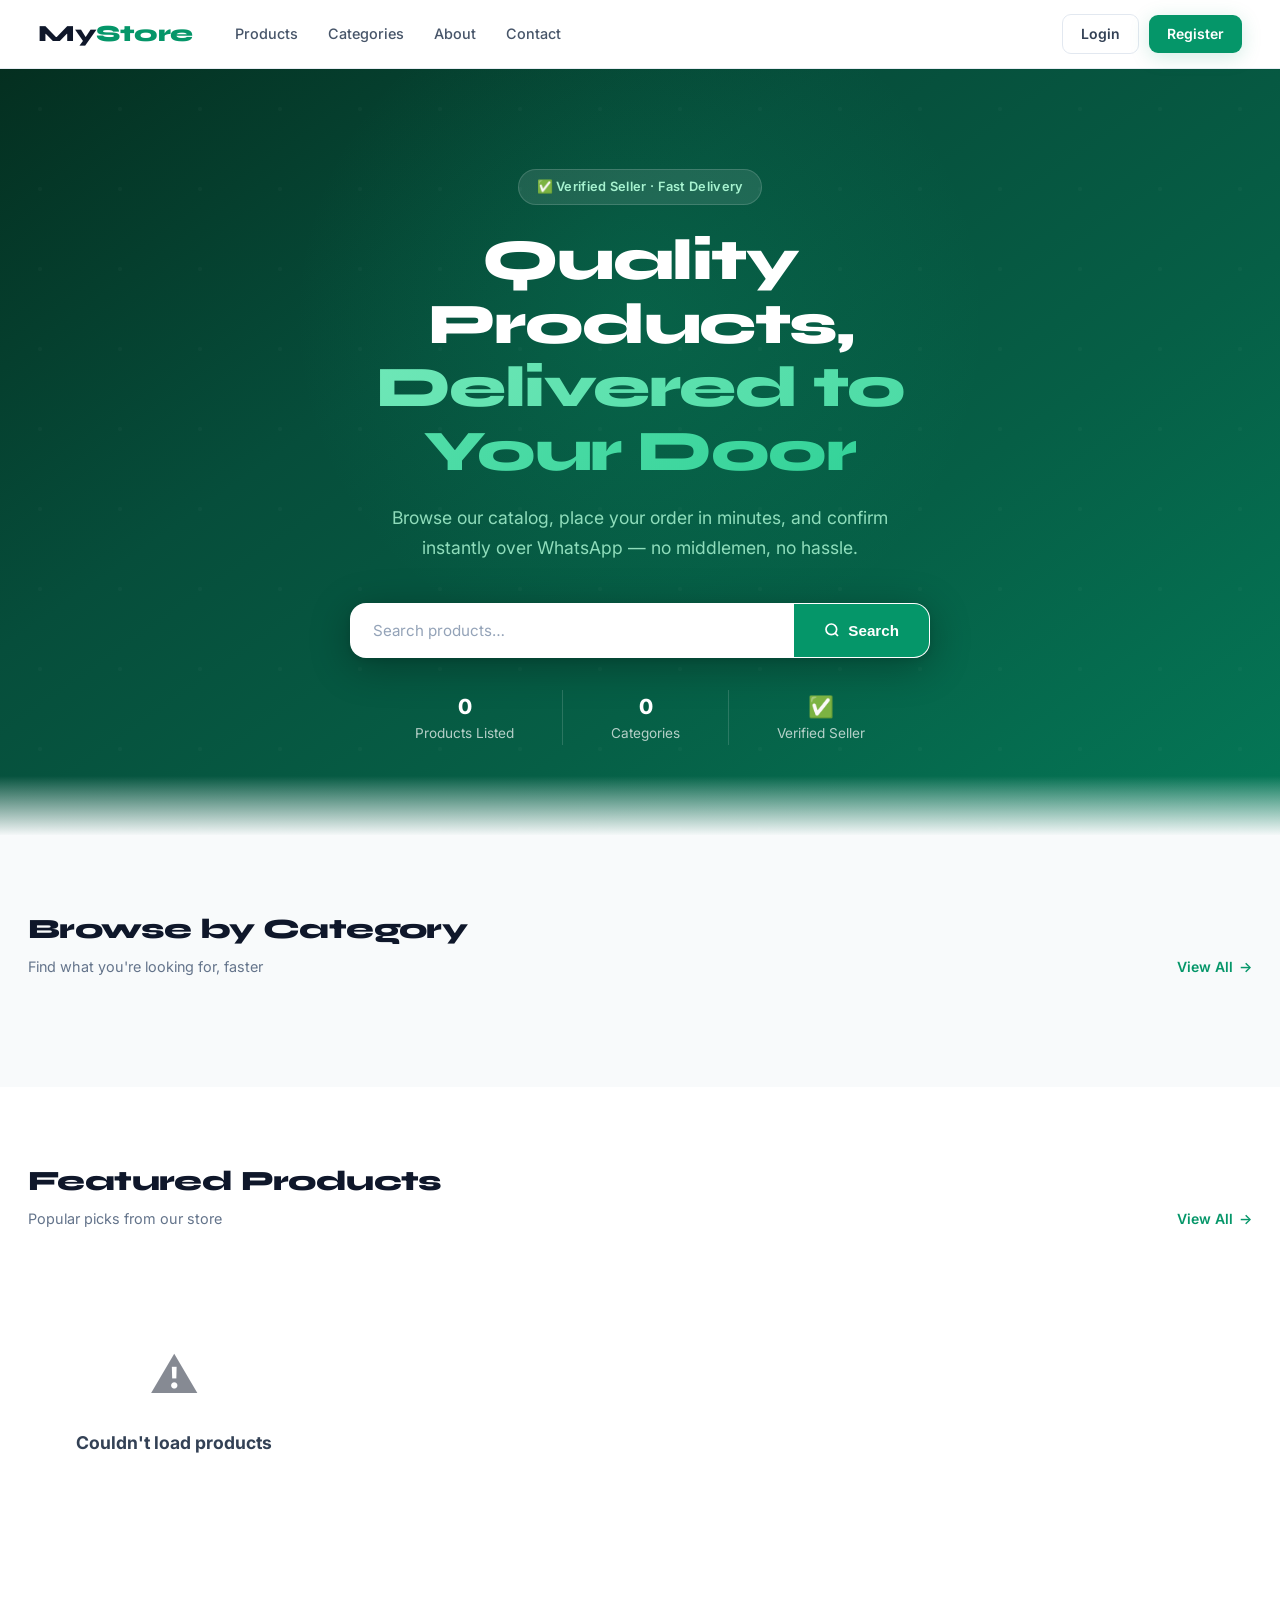
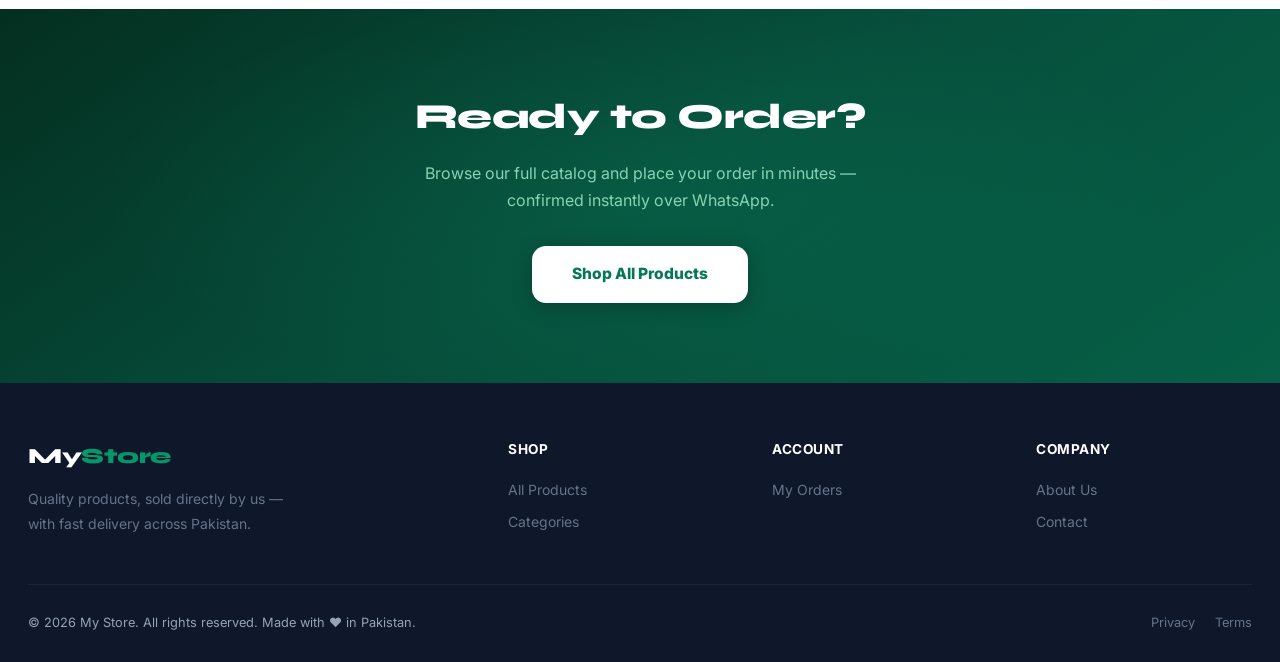
<file: tradehub-enhanced/Frontend/index.html>
<!DOCTYPE html>
<html lang="en">
<head>
<meta charset="UTF-8">
<meta name="viewport" content="width=device-width, initial-scale=1.0">
<title>My Store — Quality Products, Delivered</title>
<link rel="stylesheet" href="css/main.css">
<link href="https://fonts.googleapis.com/css2?family=Inter:wght@300;400;500;600;700;800;900&family=Syne:wght@700;800&display=swap" rel="stylesheet">
</head>
<body>

<!-- Scroll Progress -->
<div id="scroll-progress"></div>

<!-- Back to Top -->
<button id="back-to-top" aria-label="Back to top">↑</button>

<nav class="navbar" id="mainNav">
  <div class="nav-container">
    <a href="index.html" class="logo">My<span>Store</span></a>
    <ul class="nav-links">
      <li><a href="pages/products.html">Products</a></li>
      <li><a href="pages/categories.html">Categories</a></li>
      <li><a href="pages/about.html">About</a></li>
      <li><a href="pages/contact.html">Contact</a></li>
    </ul>
    <div class="nav-actions">
      <a href="#" class="btn-login" onclick="openModal('login');return false;">Login</a>
      <a href="#" class="btn-register" onclick="openModal('register');return false;">Register</a>
    </div>
    <button class="nav-hamburger" id="navHamburger" aria-label="Menu">
      <span></span><span></span><span></span>
    </button>
  </div>
  <div class="nav-mobile-menu" id="navMobileMenu">
    <a href="pages/products.html">Products</a>
    <a href="pages/categories.html">Categories</a>
    <a href="pages/about.html">About</a>
    <a href="pages/contact.html">Contact</a>
    <div class="mobile-actions">
      <a href="#" class="btn-login" style="flex:1;text-align:center;" onclick="openModal('login');return false;">Login</a>
      <a href="#" class="btn-register" style="flex:1;text-align:center;" onclick="openModal('register');return false;">Register</a>
    </div>
  </div>
</nav>

<section class="hero">
  <div class="hero-glow"></div>
  <div class="hero-content">
    <div class="hero-badge">✅ Verified Seller · Fast Delivery</div>
    <h1>Quality Products, <span>Delivered to Your Door</span></h1>
    <p>Browse our catalog, place your order in minutes, and confirm instantly over WhatsApp — no middlemen, no hassle.</p>
    <div class="hero-search">
      <input type="text" id="searchInput" placeholder="Search products…" autocomplete="off" />
      <button onclick="doSearch()">
        <svg width="16" height="16" fill="none" stroke="currentColor" stroke-width="2.5" viewBox="0 0 24 24"><circle cx="11" cy="11" r="8"/><path d="m21 21-4.35-4.35"/></svg>
        Search
      </button>
    </div>
    <div class="hero-stats">
      <div class="hero-stat"><strong id="cnt-products">0</strong>Products Listed</div>
      <div class="hero-stat-divider" style="align-self:stretch"></div>
      <div class="hero-stat"><strong id="cnt-categories">0</strong>Categories</div>
      <div class="hero-stat-divider" style="align-self:stretch"></div>
      <div class="hero-stat"><strong>✅</strong>Verified Seller</div>
    </div>
  </div>
</section>

<section class="section">
  <div class="section-inner">
    <div class="section-header reveal">
      <div>
        <h2>Browse by Category</h2>
        <p>Find what you're looking for, faster</p>
      </div>
      <a href="pages/categories.html" class="view-all">View All <span>→</span></a>
    </div>
    <div class="categories-grid" id="categoriesGrid"></div>
  </div>
</section>

<section class="section bg-white">
  <div class="section-inner">
    <div class="section-header reveal">
      <div>
        <h2>Featured Products</h2>
        <p>Popular picks from our store</p>
      </div>
      <a href="pages/products.html" class="view-all">View All <span>→</span></a>
    </div>
    <div class="products-grid" id="productsGrid"></div>
  </div>
</section>

<section class="join-banner reveal">
  <h2>Ready to Order?</h2>
  <p>Browse our full catalog and place your order in minutes — confirmed instantly over WhatsApp.</p>
  <a href="pages/products.html" class="btn-join">Shop All Products</a>
</section>

<footer class="footer">
  <div class="footer-inner">
    <div class="footer-top">
      <div class="footer-brand">
        <a href="index.html" class="logo">My<span>Store</span></a>
        <p>Quality products, sold directly by us — with fast delivery across Pakistan.</p>
      </div>
      <div class="footer-col">
        <h4>Shop</h4>
        <ul>
          <li><a href="pages/products.html">All Products</a></li>
          <li><a href="pages/categories.html">Categories</a></li>
        </ul>
      </div>
      <div class="footer-col">
        <h4>Account</h4>
        <ul>
          <li><a href="pages/buyer-dashboard.html">My Orders</a></li>
        </ul>
      </div>
      <div class="footer-col">
        <h4>Company</h4>
        <ul>
          <li><a href="pages/about.html">About Us</a></li>
          <li><a href="pages/contact.html">Contact</a></li>
        </ul>
      </div>
    </div>
    <div class="footer-bottom">
      <p>© 2026 My Store. All rights reserved. Made with ❤️ in Pakistan.</p>
      <div class="footer-bottom-links">
        <a href="#">Privacy</a>
        <a href="#">Terms</a>
      </div>
    </div>
  </div>
</footer>

<!-- Auth Modal -->
<div class="modal-overlay" id="authModal">
  <div class="modal">
    <div class="modal-header">
      <h3 id="modalTitle">Welcome back</h3>
      <button class="modal-close" onclick="closeModal()">✕</button>
    </div>
    <div class="modal-tabs">
      <button class="modal-tab active" id="tabLogin" onclick="switchTab('login')">Login</button>
      <button class="modal-tab" id="tabRegister" onclick="switchTab('register')">Register</button>
    </div>
    <div id="loginForm">
      <div class="form-group"><label>Email</label><input type="email" placeholder="you@example.com" id="loginEmail"></div>
      <div class="form-group"><label>Password</label><input type="password" placeholder="••••••••" id="loginPass"></div>
      <button class="btn-submit" id="loginBtn" onclick="handleLogin()">Login</button>
    </div>
    <div id="registerForm" style="display:none">
      <div class="form-group"><label>Full Name</label><input type="text" placeholder="Muhammad Ali" id="regName"></div>
      <div class="form-group"><label>Email</label><input type="email" placeholder="you@example.com" id="regEmail"></div>
      <div class="form-group"><label>Phone</label><input type="tel" placeholder="03001234567" id="regPhone"></div>
      <div class="form-group"><label>Password</label><input type="password" placeholder="••••••••" id="regPass"></div>
      <button class="btn-submit" id="regBtn" onclick="handleRegister()">Create Account</button>
    </div>
  </div>
</div>

<div class="toast-stack" id="toastStack"></div>

<script src="js/config.js"></script>
<script src="js/api.js"></script>
<script>
async function loadHome(){
  try {
    const stats = await Stats.public();
    document.getElementById('cnt-products').textContent = stats.products;
    document.getElementById('cnt-categories').textContent = stats.categories;
  } catch(e){}

  try {
    const cats = await Categories.list();
    const emojiMap = {electronics:'📱',apparel:'👕',textiles:'🧵',hardware:'🔧',agriculture:'🌾',sports:'⚽',leather:'👜','food & grain':'🍚',beauty:'💄'};
    document.getElementById('categoriesGrid').innerHTML = cats.map(c => `
      <a href="pages/products.html?cat=${encodeURIComponent(c)}" class="cat-card reveal">
        <span class="cat-icon">${emojiMap[c.toLowerCase()] || '🛍️'}</span>
        <div class="cat-name">${c}</div>
      </a>
    `).join('');
  } catch(e){
    document.getElementById('categoriesGrid').innerHTML = '';
  }

  try {
    const data = await Products.list({ limit: 8 });
    const grid = document.getElementById('productsGrid');
    if (!data.products.length){
      grid.innerHTML = `<div class="empty-state"><div class="empty-icon">📦</div><div class="empty-title">No products yet</div><div class="empty-text">Check back soon!</div></div>`;
      return;
    }
    grid.innerHTML = data.products.map(p => `
      <div class="product-card">
        <div class="product-img">${p.image ? `<img src="${p.image}" style="width:100%;height:100%;object-fit:cover;border-radius:inherit">` : '📦'}</div>
        <div class="product-body">
          <div class="product-price">PKR ${p.price.toLocaleString()}</div>
          <div class="product-name">${p.name}</div>
          <div class="product-supplier">Sold by My Store ✅</div>
          <a href="pages/products.html?q=${encodeURIComponent(p.name)}" class="btn-inquiry" style="display:block;text-align:center;text-decoration:none">View & Buy</a>
        </div>
      </div>
    `).join('');
  } catch(e){
    document.getElementById('productsGrid').innerHTML = `<div class="empty-state"><div class="empty-icon">⚠️</div><div class="empty-title">Couldn't load products</div></div>`;
  }
}

function doSearch() {
  const q = document.getElementById('searchInput')?.value.trim();
  window.location.href = q ? `pages/products.html?q=${encodeURIComponent(q)}` : 'pages/products.html';
}
document.getElementById('searchInput')?.addEventListener('keydown', e => { if (e.key === 'Enter') doSearch(); });

function openModal(tab) {
  document.getElementById('authModal').classList.add('show');
  switchTab(tab || 'login');
}
function closeModal() { document.getElementById('authModal').classList.remove('show'); }
function switchTab(tab) {
  const isLogin = tab === 'login';
  document.getElementById('loginForm').style.display = isLogin ? 'block' : 'none';
  document.getElementById('registerForm').style.display = isLogin ? 'none' : 'block';
  document.getElementById('tabLogin').classList.toggle('active', isLogin);
  document.getElementById('tabRegister').classList.toggle('active', !isLogin);
  document.getElementById('modalTitle').textContent = isLogin ? 'Welcome back' : 'Create account';
}
async function handleLogin() {
  const email = document.getElementById('loginEmail').value.trim();
  const pass = document.getElementById('loginPass').value;
  if (!email || !pass) { showToast('Please fill all fields.', 'error'); return; }
  const btn = document.getElementById('loginBtn');
  btn.textContent = 'Logging in…'; btn.disabled = true;
  try {
    const data = await Auth.login(email, pass);
    closeModal();
    showToast(`Welcome back, ${data.user.name}!`, 'success');
    updateNavForUser(data.user);
  } catch (err) {
    showToast(err.message || 'Login failed.', 'error');
  } finally {
    btn.textContent = 'Login'; btn.disabled = false;
  }
}
async function handleRegister() {
  const name = document.getElementById('regName').value.trim();
  const email = document.getElementById('regEmail').value.trim();
  const phone = document.getElementById('regPhone').value.trim();
  const pass = document.getElementById('regPass').value;
  if (!name || !email || !phone || !pass) { showToast('Please fill all fields.', 'error'); return; }
  const btn = document.getElementById('regBtn');
  btn.textContent = 'Creating account…'; btn.disabled = true;
  try {
    const data = await Auth.register(name, email, pass, phone);
    closeModal();
    showToast(`Account created! Welcome, ${data.user.name}!`, 'success');
    updateNavForUser(data.user);
  } catch (err) {
    showToast(err.message || 'Registration failed.', 'error');
  } finally {
    btn.textContent = 'Create Account'; btn.disabled = false;
  }
}
function updateNavForUser(user) {
  const actions = document.querySelector('.nav-actions');
  if (actions) {
    actions.innerHTML = `
      <a href="pages/buyer-dashboard.html" class="btn-login">My Orders</a>
      <button class="btn-register" onclick="logout()">Logout</button>
    `;
  }
}
function logout() { Auth.logout(); }
function showToast(msg, type = 'success') {
  const stack = document.getElementById('toastStack');
  if (!stack) return;
  const t = document.createElement('div');
  t.className = `toast toast-${type}`;
  t.textContent = msg;
  stack.appendChild(t);
  setTimeout(() => t.remove(), 3100);
}

document.addEventListener('DOMContentLoaded', () => {
  loadHome();
  const session = Auth.getSession();
  if (session) updateNavForUser(session);
  document.getElementById('authModal')?.addEventListener('click', function(e) {
    if (e.target === this) closeModal();
  });
});
</script>
<script src="js/animations.js"></script>
</body>
</html>
</file>
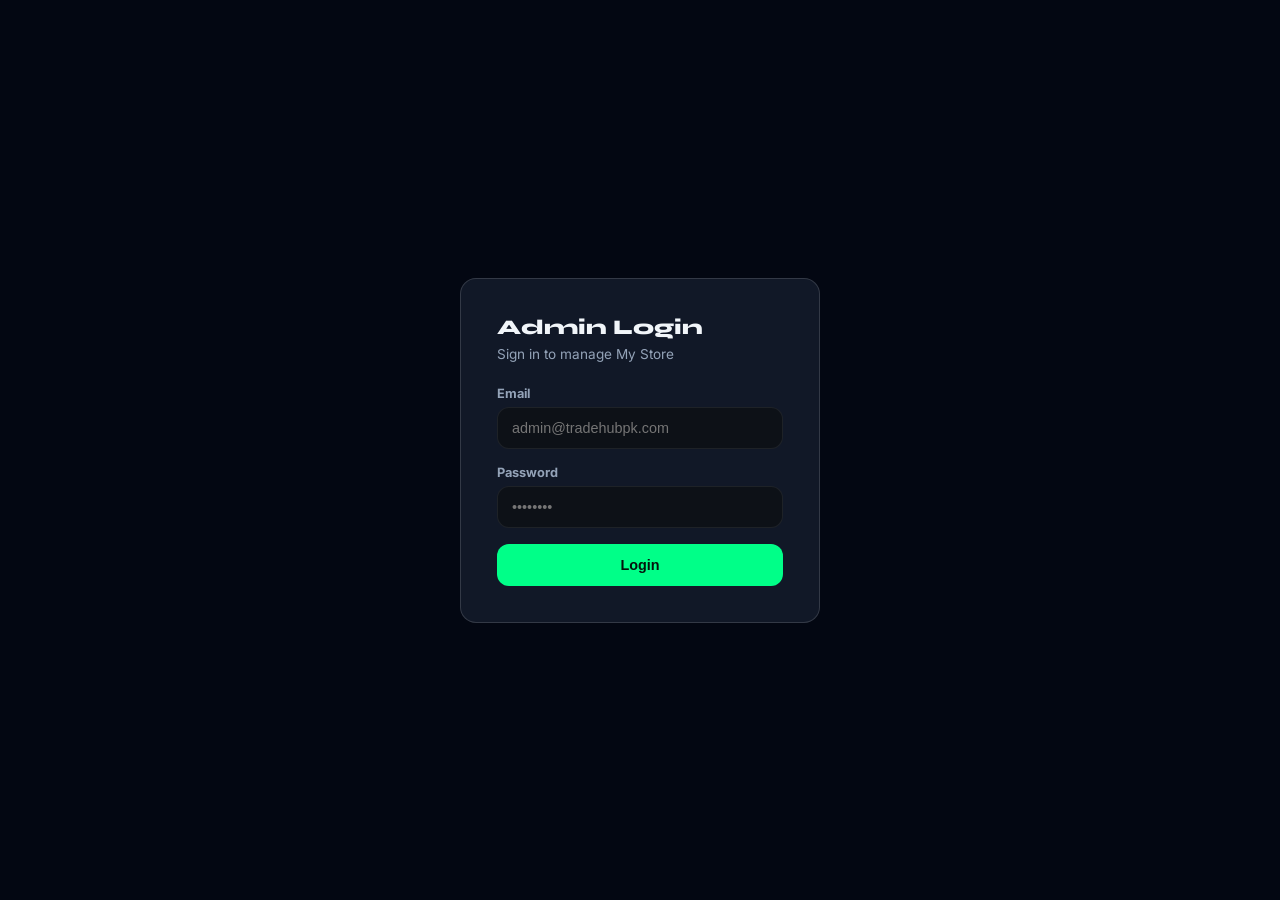
<file: tradehub-enhanced/Frontend/admin/index.html>
<!DOCTYPE html>
<html lang="en">
<head>
<meta charset="UTF-8">
<meta name="viewport" content="width=device-width, initial-scale=1.0">
<title>Admin Panel — My Store</title>
<link rel="stylesheet" href="css/admin.css">
<style>
/* ---- Login gate ---- */
.admin-login-screen{position:fixed;inset:0;z-index:50;display:flex;align-items:center;justify-content:center;background:var(--bg-base);}
.admin-login-box{width:100%;max-width:360px;background:var(--bg-card);border:1px solid var(--border-bright);border-radius:var(--radius-lg);padding:36px;}
.admin-login-box h2{font-family:'Syne',sans-serif;font-weight:800;font-size:1.3rem;margin-bottom:6px;color:var(--text-primary);}
.admin-login-box p{color:var(--text-secondary);font-size:.85rem;margin-bottom:24px;}
.admin-login-box label{display:block;font-size:.8rem;font-weight:700;color:var(--text-secondary);margin-bottom:6px;}
.admin-login-box input{width:100%;padding:12px 14px;margin-bottom:16px;background:var(--bg-surface);border:1px solid var(--border);border-radius:var(--radius);color:var(--text-primary);font-size:.9rem;}
.admin-login-box input:focus{outline:none;border-color:var(--neon-green);}
.admin-login-box button{width:100%;padding:13px;background:var(--neon-green);color:#04140c;border:none;border-radius:var(--radius);font-weight:800;cursor:pointer;font-size:.9rem;}
.admin-login-box button:disabled{opacity:.6;cursor:not-allowed;}
.admin-login-error{color:var(--neon-pink);font-size:.8rem;margin-top:-8px;margin-bottom:14px;display:none;}
/* ---- Forms ---- */
.admin-form-grid{display:grid;grid-template-columns:1fr 1fr;gap:14px;margin-bottom:14px;}
.admin-form-grid label, .af-field label{display:block;font-size:.78rem;font-weight:700;color:var(--text-secondary);margin-bottom:6px;text-transform:uppercase;letter-spacing:.4px;}
.af-field input, .af-field select, .af-field textarea{
  width:100%;padding:11px 13px;background:var(--bg-surface);border:1px solid var(--border);border-radius:var(--radius);
  color:var(--text-primary);font-size:.88rem;font-family:inherit;
}
.af-field input:focus, .af-field select:focus, .af-field textarea:focus{outline:none;border-color:var(--neon-green);}
.status-select{padding:6px 10px;border-radius:8px;background:var(--bg-surface);border:1px solid var(--border);color:var(--text-primary);font-size:.8rem;font-weight:600;}
.hidden{display:none !important;}
</style>
</head>
<body>

<!-- LOGIN GATE -->
<div class="admin-login-screen" id="loginScreen">
  <div class="admin-login-box">
    <h2>Admin Login</h2>
    <p>Sign in to manage My Store</p>
    <label>Email</label>
    <input type="email" id="loginEmail" placeholder="admin@tradehubpk.com">
    <label>Password</label>
    <input type="password" id="loginPass" placeholder="••••••••">
    <div class="admin-login-error" id="loginError"></div>
    <button id="loginBtn" onclick="adminLogin()">Login</button>
  </div>
</div>

<div class="admin-bg">
  <div class="grid-lines"></div>
  <div class="glow-orb orb-1"></div>
  <div class="glow-orb orb-2"></div>
  <div class="glow-orb orb-3"></div>
</div>
<div id="particles"></div>
<div class="overlay" id="overlay"></div>
<div class="toast-stack" id="toastStack"></div>

<div class="admin-layout hidden" id="adminLayout">
  <aside class="admin-sidebar">
    <div class="sidebar-top-glow"></div>
    <div class="sidebar-logo">MY STORE</div>
    <div class="sidebar-label">Main</div>
    <div class="sidebar-item active" onclick="showPage('dashboard',this)"><span class="icon">📊</span> Dashboard</div>
    <div class="sidebar-label">Management</div>
    <div class="sidebar-item" onclick="showPage('products',this)"><span class="icon">📦</span> Products</div>
    <div class="sidebar-item" onclick="showPage('orders',this)"><span class="icon">🧾</span> Orders <span id="pending-badge" style="margin-left:auto;background:rgba(251,191,36,.2);color:#fbbf24;padding:2px 8px;border-radius:100px;font-size:.7rem;">0</span></div>
    <div class="sidebar-label">System</div>
    <div class="sidebar-item" onclick="window.location.href='../index.html'"><span class="icon">🌐</span> View Site</div>
    <div class="sidebar-item" onclick="adminLogout()"><span class="icon">🚪</span> Logout</div>
    <div class="sidebar-bottom">
      <div class="admin-tag">
        <div class="admin-avatar">A</div>
        <div class="admin-info">
          <div class="admin-name" id="adminNameTag">Admin</div>
          <div class="admin-role">Super Admin</div>
        </div>
      </div>
    </div>
  </aside>
  <div class="admin-main">
    <div class="admin-topbar">
      <span class="topbar-title" id="topbarTitle">Dashboard</span>
      <div class="topbar-spacer"></div>
      <span class="topbar-date" id="topbarDate"></span>
      <span class="topbar-badge">● Live</span>
    </div>
    <div class="admin-content">

      <!-- DASHBOARD -->
      <div class="page-section active" id="page-dashboard">
        <div class="stats-grid">
          <div class="stat-box green"><div class="stat-label">Total Products</div><div class="stat-value green" id="stat-products">0</div><div class="stat-sub">Active listings</div></div>
          <div class="stat-box blue"><div class="stat-label">Total Orders</div><div class="stat-value blue" id="stat-orders">0</div><div class="stat-sub" id="stat-today-sub">0 today</div></div>
          <div class="stat-box purple"><div class="stat-label">Pending Orders</div><div class="stat-value purple" id="stat-pending-orders">0</div><div class="stat-sub">Awaiting confirmation</div></div>
          <div class="stat-box pink"><div class="stat-label">Monthly Sales</div><div class="stat-value pink" id="stat-monthly-sales">PKR 0</div><div class="stat-sub">This month</div></div>
        </div>
        <div class="stats-grid">
          <div class="stat-box green"><div class="stat-label">Confirmed</div><div class="stat-value green" id="stat-confirmed">0</div></div>
          <div class="stat-box blue"><div class="stat-label">Processing</div><div class="stat-value blue" id="stat-processing">0</div></div>
          <div class="stat-box purple"><div class="stat-label">Shipped</div><div class="stat-value purple" id="stat-shipped">0</div></div>
          <div class="stat-box green"><div class="stat-label">Delivered</div><div class="stat-value green" id="stat-delivered">0</div></div>
        </div>
        <div class="table-card">
          <div class="table-card-header">
            <span class="table-card-title">Recent Orders</span>
            <button class="btn-approve" onclick="showPage('orders',document.querySelectorAll('.sidebar-item')[2])">View All →</button>
          </div>
          <div class="table-scroll">
            <table>
              <thead><tr><th>Order ID</th><th>Customer</th><th>Product</th><th>Total</th><th>Status</th></tr></thead>
              <tbody id="recentOrdersBody"><tr><td colspan="5" style="color:var(--text-muted)">Loading…</td></tr></tbody>
            </table>
          </div>
        </div>
      </div>

      <!-- PRODUCTS -->
      <div class="page-section" id="page-products">
        <div class="sec-title">Product Catalog <span class="accent">/ Manage Listings</span></div>
        <div class="table-card" style="padding:24px;margin-bottom:20px">
          <div class="table-card-header"><span class="table-card-title" id="prodFormTitle">Add New Product</span></div>
          <div class="admin-form-grid">
            <div class="af-field"><label>Name *</label><input type="text" id="pfName" placeholder="Wireless Earbuds"></div>
            <div class="af-field"><label>Category *</label><input type="text" id="pfCategory" placeholder="Electronics"></div>
            <div class="af-field"><label>Price (PKR) *</label><input type="number" id="pfPrice" placeholder="2200" min="0" step="0.01"></div>
            <div class="af-field"><label>Stock Quantity</label><input type="number" id="pfStock" placeholder="50" min="0"></div>
            <div class="af-field"><label>Stock Status</label>
              <select id="pfStatus"><option value="available">Available</option><option value="out_of_stock">Out of Stock</option></select>
            </div>
            <div class="af-field"><label>Image URL (optional)</label><input type="text" id="pfImage" placeholder="https://..."></div>
          </div>
          <div class="af-field" style="margin-bottom:14px"><label>Description</label><textarea id="pfDesc" rows="2" placeholder="Product details…"></textarea></div>
          <div style="display:flex;gap:10px">
            <button class="btn-approve" id="pfSubmitBtn" onclick="submitProduct()">+ Add Product</button>
            <button class="btn-reject hidden" id="pfCancelBtn" onclick="resetProductForm()">Cancel Edit</button>
          </div>
        </div>
        <div class="table-card">
          <div class="table-card-header">
            <span class="table-card-title">All Products</span>
            <input type="text" class="table-search" placeholder="Search products..." oninput="searchTable('prodTable',this.value)">
          </div>
          <div class="table-scroll">
            <table id="prodTable">
              <thead><tr><th>Product</th><th>Category</th><th>Price</th><th>Stock</th><th>Status</th><th>Actions</th></tr></thead>
              <tbody id="prodTableBody"><tr><td colspan="6" style="color:var(--text-muted)">Loading…</td></tr></tbody>
            </table>
          </div>
        </div>
      </div>

      <!-- ORDERS -->
      <div class="page-section" id="page-orders">
        <div class="sec-title">Order Management <span class="accent">/ Track &amp; Fulfill</span></div>
        <div class="table-card">
          <div class="table-card-header">
            <span class="table-card-title">All Orders</span>
            <input type="text" class="table-search" placeholder="Search orders..." oninput="searchTable('orderTable',this.value)">
          </div>
          <div class="table-scroll">
            <table id="orderTable">
              <thead><tr><th>Order ID</th><th>Customer</th><th>Phone</th><th>Product</th><th>Qty</th><th>Total</th><th>City</th><th>Date</th><th>Status</th><th>Actions</th></tr></thead>
              <tbody id="orderTableBody"><tr><td colspan="10" style="color:var(--text-muted)">Loading…</td></tr></tbody>
            </table>
          </div>
        </div>
      </div>

    </div>
  </div>
</div>
<script src="../js/config.js"></script>
<script src="../js/api.js"></script>
<script src="js/admin.js"></script>
</body>
</html>
</file>
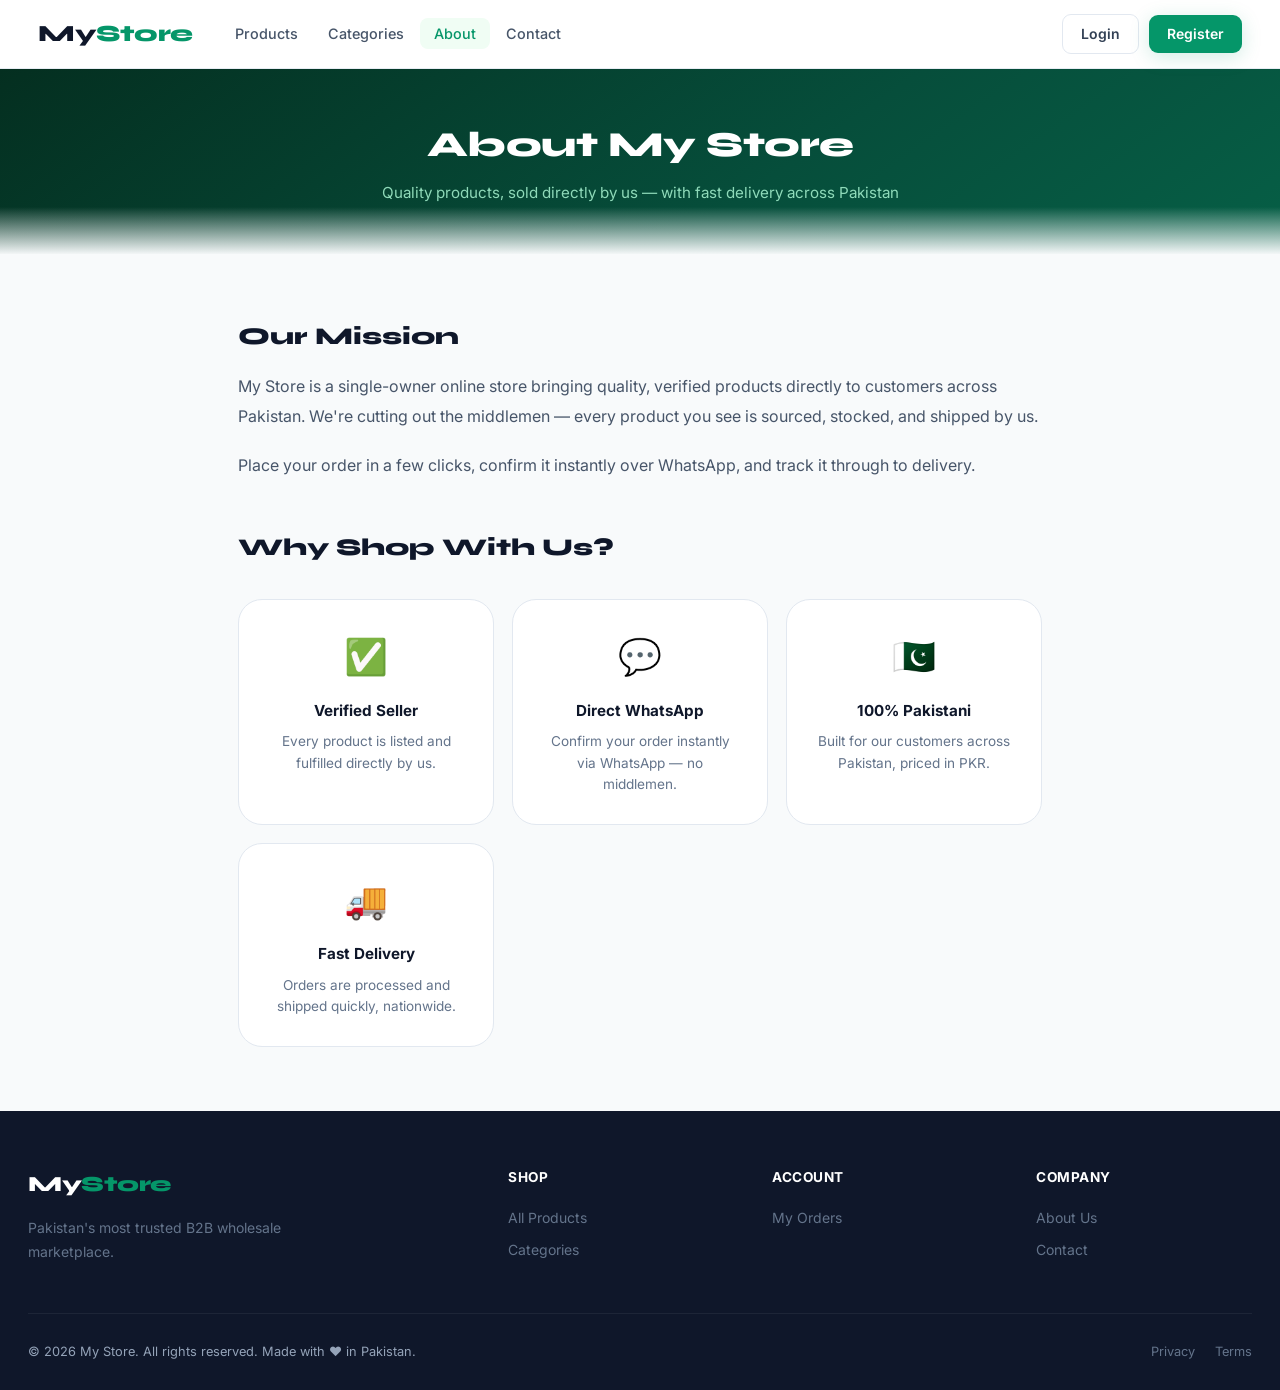
<file: tradehub-enhanced/Frontend/pages/about.html>
<!DOCTYPE html>
<html lang="en">
<head>
<meta charset="UTF-8">
<meta name="viewport" content="width=device-width, initial-scale=1.0">
<title>About — My Store</title>
<link rel="stylesheet" href="../css/main.css">
<link href="https://fonts.googleapis.com/css2?family=Inter:wght@300;400;500;600;700;800;900&family=Syne:wght@700;800&display=swap" rel="stylesheet">
</head>
<body>
<div id="scroll-progress"></div>
<button id="back-to-top" aria-label="Back to top">↑</button>
<nav class="navbar" id="mainNav">
  <div class="nav-container">
    <a href="../index.html" class="logo">My<span>Store</span></a>
    <ul class="nav-links">
      <li><a href="products.html">Products</a></li>
      <li><a href="categories.html">Categories</a></li>
      <li><a href="about.html" class="active-nav">About</a></li>
      <li><a href="contact.html">Contact</a></li>
    </ul>
    <div class="nav-actions">
      <a href="#" class="btn-login" onclick="openModal('login');return false;">Login</a>
      <a href="#" class="btn-register" onclick="openModal('register');return false;">Register</a>
    </div>
    <button class="nav-hamburger" id="navHamburger"><span></span><span></span><span></span></button>
  </div>
  <div class="nav-mobile-menu" id="navMobileMenu">
    <a href="products.html">Products</a>
    <a href="categories.html">Categories</a><a href="about.html">About</a><a href="contact.html">Contact</a>
    <div class="mobile-actions">
      <a href="#" class="btn-login" style="flex:1;text-align:center;" onclick="openModal('login');return false;">Login</a>
      <a href="#" class="btn-register" style="flex:1;text-align:center;" onclick="openModal('register');return false;">Register</a>
    </div>
  </div>
</nav>
<div class="page-header" style="text-align:center">
  <div class="ph-inner">
    <h1>About My Store</h1>
    <p>Quality products, sold directly by us — with fast delivery across Pakistan</p>
  </div>
</div>
<div class="about-section">
  <h2 class="reveal">Our Mission</h2>
  <p class="reveal">My Store is a single-owner online store bringing quality, verified products directly to customers across Pakistan. We're cutting out the middlemen — every product you see is sourced, stocked, and shipped by us.</p>
  <p class="reveal">Place your order in a few clicks, confirm it instantly over WhatsApp, and track it through to delivery.</p>
  <h2 style="margin-top:48px" class="reveal">Why Shop With Us?</h2>
  <div class="values-grid">
    <div class="value-card reveal reveal-delay-1"><div class="value-icon">✅</div><div class="value-title">Verified Seller</div><div class="value-text">Every product is listed and fulfilled directly by us.</div></div>
    <div class="value-card reveal reveal-delay-2"><div class="value-icon">💬</div><div class="value-title">Direct WhatsApp</div><div class="value-text">Confirm your order instantly via WhatsApp — no middlemen.</div></div>
    <div class="value-card reveal reveal-delay-3"><div class="value-icon">🇵🇰</div><div class="value-title">100% Pakistani</div><div class="value-text">Built for our customers across Pakistan, priced in PKR.</div></div>
    <div class="value-card reveal reveal-delay-4"><div class="value-icon">🚚</div><div class="value-title">Fast Delivery</div><div class="value-text">Orders are processed and shipped quickly, nationwide.</div></div>
  </div>
</div>
<footer class="footer">
  <div class="footer-inner">
    <div class="footer-top">
      <div class="footer-brand"><a href="../index.html" class="logo">My<span>Store</span></a><p>Pakistan's most trusted B2B wholesale marketplace.</p></div>
      <div class="footer-col"><h4>Shop</h4><ul><li><a href="products.html">All Products</a></li><li><a href="categories.html">Categories</a></li></ul></div>
      <div class="footer-col"><h4>Account</h4><ul><li><a href="buyer-dashboard.html">My Orders</a></li></ul></div>
      <div class="footer-col"><h4>Company</h4><ul><li><a href="about.html">About Us</a></li><li><a href="contact.html">Contact</a></li></ul></div>
    </div>
    <div class="footer-bottom"><p>© 2026 My Store. All rights reserved. Made with ❤️ in Pakistan.</p><div class="footer-bottom-links"><a href="#">Privacy</a><a href="#">Terms</a></div></div>
  </div>
</footer>
<script src="../js/config.js"></script><script src="../js/api.js"></script><script src="../js/shared-auth.js"></script><script src="../js/nav.js"></script>
</body>
</html>
</file>
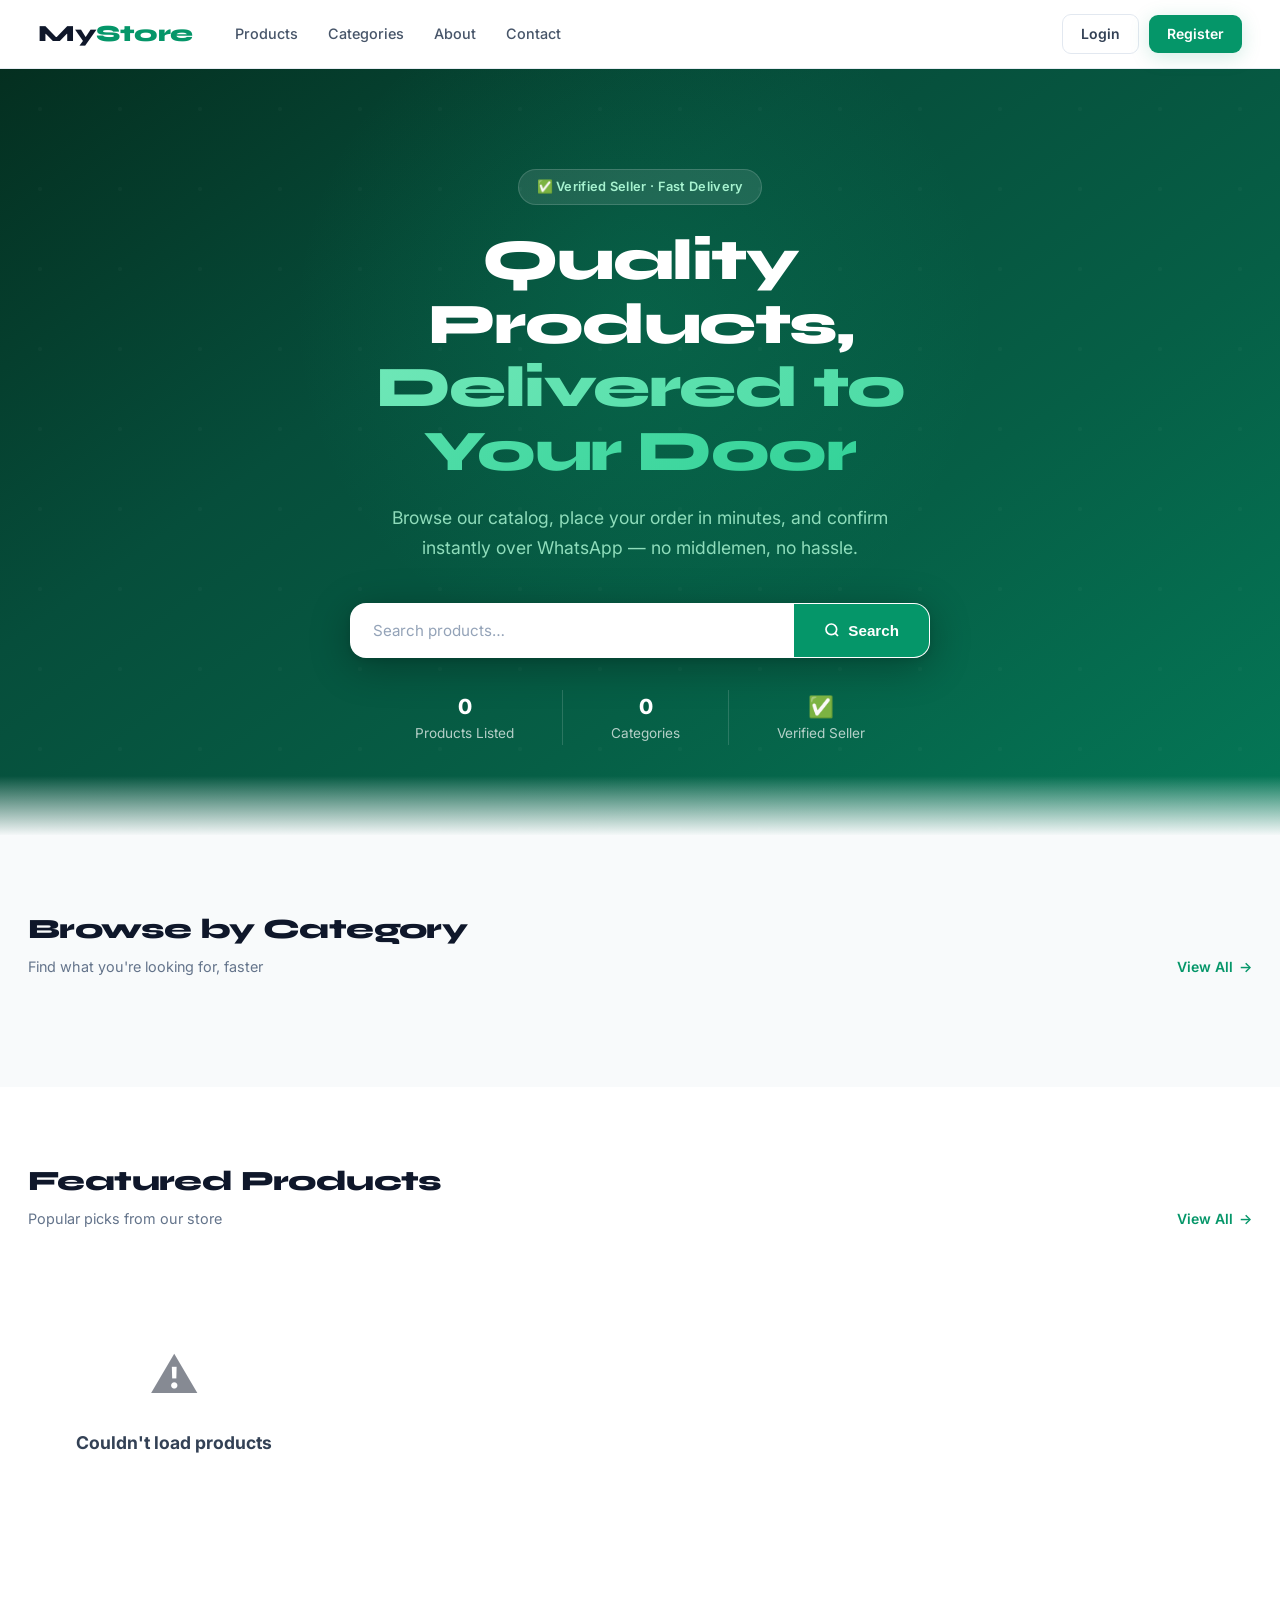
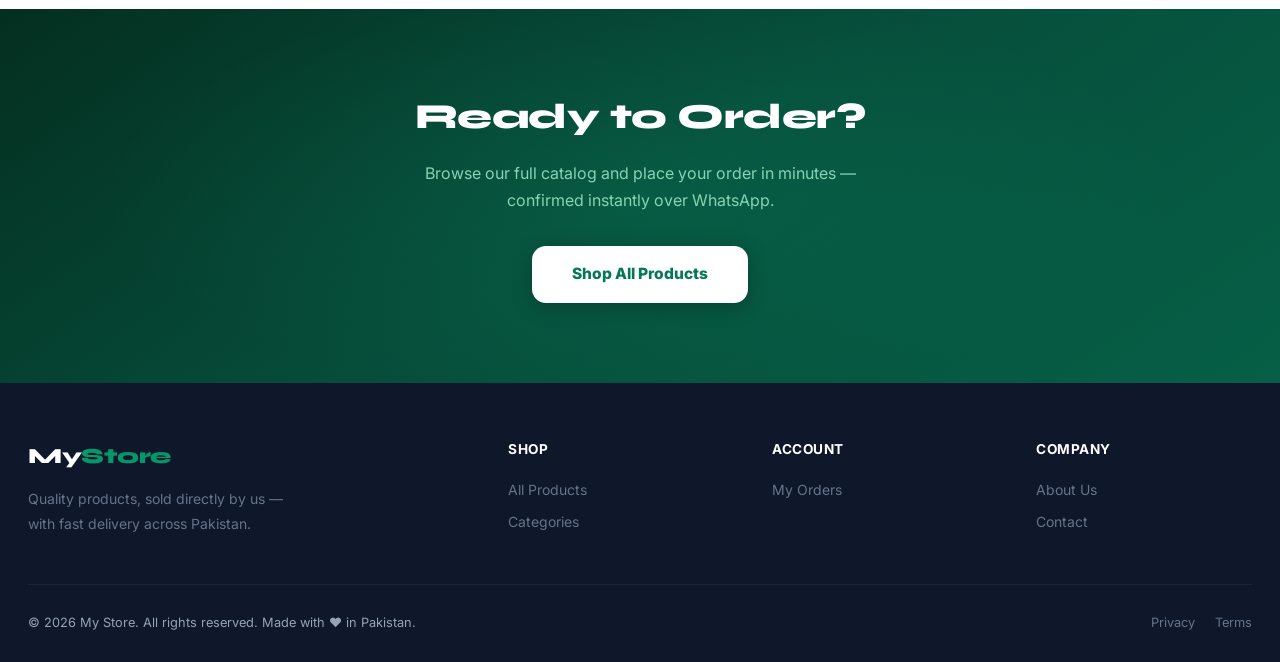
<file: tradehub-enhanced/Frontend/pages/buyer-dashboard.html>
<!DOCTYPE html>
<html lang="en">
<head>
<meta charset="UTF-8">
<meta name="viewport" content="width=device-width, initial-scale=1.0">
<title>My Orders — My Store</title>
<link rel="stylesheet" href="../css/main.css">
<link href="https://fonts.googleapis.com/css2?family=Inter:wght@300;400;500;600;700;800;900&family=Syne:wght@700;800&display=swap" rel="stylesheet">
<style>
body{background:var(--gray-50);}
.dash-layout{display:grid;grid-template-columns:220px 1fr;min-height:calc(100vh - 64px);}
.dash-sidebar{background:white;border-right:1px solid var(--gray-200);padding:24px 0;position:sticky;top:68px;height:calc(100vh - 64px);}
.dash-nav-item{display:flex;align-items:center;gap:12px;padding:12px 24px;font-weight:600;font-size:.9rem;cursor:pointer;color:var(--gray-700);border-left:3px solid transparent;transition:all .15s;text-decoration:none;}
.dash-nav-item:hover{color:var(--green);background:var(--gray-50);}
.dash-nav-item.active{color:var(--green);border-left-color:var(--green);background:#f0fdf4;}
.dash-main{padding:32px;}
.dash-section{display:none;}
.dash-section.active{display:block;}
.card{background:white;border-radius:14px;padding:24px;border:1.5px solid var(--gray-200);margin-bottom:20px;}
.card h3{font-size:1rem;font-weight:800;margin-bottom:16px;}
table{width:100%;border-collapse:collapse;}
th{text-align:left;padding:10px 12px;font-size:.8rem;font-weight:700;color:var(--gray-500);text-transform:uppercase;letter-spacing:.5px;border-bottom:1px solid var(--gray-200);}
td{padding:12px;font-size:.875rem;border-bottom:1px solid var(--gray-100);}
.status-pill{padding:3px 10px;border-radius:100px;font-size:.75rem;font-weight:700;}
.status-Pending{background:#fef3c7;color:#92400e;}
.status-Confirmed{background:#dbeafe;color:#1d4ed8;}
.status-Processing{background:#e0e7ff;color:#4338ca;}
.status-Shipped{background:#cffafe;color:#0e7490;}
.status-Delivered{background:#d1fae5;color:#065f46;}
.status-Cancelled{background:#fee2e2;color:#dc2626;}
@media(max-width:768px){.dash-layout{grid-template-columns:1fr;}.dash-sidebar{display:none;}}
</style>
</head>
<body>
<div id="scroll-progress"></div>
<button id="back-to-top" aria-label="Back to top">↑</button>
<nav class="navbar">
  <div class="nav-container">
    <a href="../index.html" class="logo">My<span>Store</span></a>
    <div style="flex:1"></div>
    <div class="nav-actions">
      <span id="buyerNameNav" style="font-weight:600;color:var(--gray-700);font-size:.9rem"></span>
      <button class="btn-login" onclick="logout()">Logout</button>
    </div>
  </div>
</nav>
<div class="dash-layout">
  <aside class="dash-sidebar">
    <a class="dash-nav-item active" onclick="showSection('overview',this)">🏠 Overview</a>
    <a class="dash-nav-item" onclick="showSection('orders',this)">📦 My Orders</a>
    <a class="dash-nav-item" onclick="showSection('profile',this)">👤 Profile</a>
  </aside>
  <main class="dash-main">
    <!-- OVERVIEW -->
    <div class="dash-section active" id="sec-overview">
      <h2 style="font-size:1.5rem;font-weight:800;margin-bottom:6px">My Account</h2>
      <p style="color:var(--gray-500);margin-bottom:28px">Welcome back, <strong id="buyerName"></strong>!</p>
      <div style="display:grid;grid-template-columns:repeat(auto-fit,minmax(150px,1fr));gap:16px;margin-bottom:28px">
        <div class="card" style="margin-bottom:0;text-align:center"><div style="font-size:2rem;font-weight:900;color:var(--green)" id="ovOrders">0</div><div style="font-size:.8rem;color:var(--gray-500);font-weight:600;margin-top:4px">Total Orders</div></div>
        <div class="card" style="margin-bottom:0;text-align:center"><div style="font-size:2rem;font-weight:900;color:var(--indigo)" id="ovPending">0</div><div style="font-size:.8rem;color:var(--gray-500);font-weight:600;margin-top:4px">In Progress</div></div>
      </div>
      <div class="card">
        <h3>Quick Actions</h3>
        <div style="display:flex;gap:12px;flex-wrap:wrap">
          <a href="products.html" class="btn-register" style="text-decoration:none">Browse Products</a>
        </div>
      </div>
    </div>
    <!-- ORDERS -->
    <div class="dash-section" id="sec-orders">
      <h2 style="font-size:1.5rem;font-weight:800;margin-bottom:24px">My Orders</h2>
      <div class="card">
        <table>
          <thead><tr><th>Order ID</th><th>Product</th><th>Qty</th><th>Total</th><th>Date</th><th>Status</th></tr></thead>
          <tbody id="ordersTableBody">
            <tr><td colspan="6" style="color:var(--gray-500);text-align:center;padding:24px">Loading…</td></tr>
          </tbody>
        </table>
      </div>
    </div>
    <!-- PROFILE -->
    <div class="dash-section" id="sec-profile">
      <h2 style="font-size:1.5rem;font-weight:800;margin-bottom:24px">My Profile</h2>
      <div class="card">
        <div class="form-group"><label>Full Name</label><input type="text" id="pName" disabled></div>
        <div class="form-group"><label>Email</label><input type="email" id="pEmail" disabled></div>
        <div class="form-group"><label>Phone</label><input type="tel" id="pPhone" disabled></div>
        <p style="color:var(--gray-500);font-size:.85rem">Profile editing is coming soon.</p>
      </div>
    </div>
  </main>
</div>
<div class="toast-stack" id="toastStack"></div>
<script src="../js/config.js"></script>
<script src="../js/api.js"></script>
<script>
function showSection(id,el){
  document.querySelectorAll(".dash-section").forEach(s=>s.classList.remove("active"));
  document.querySelectorAll(".dash-nav-item").forEach(n=>n.classList.remove("active"));
  document.getElementById("sec-"+id).classList.add("active");
  el.classList.add("active");
}
function logout(){ Auth.logout(); }

function fmtDate(iso){
  const d = new Date(iso);
  return d.toLocaleDateString('en-PK', { day:'numeric', month:'short', year:'numeric' });
}

async function loadOrders(){
  const tbody = document.getElementById('ordersTableBody');
  try {
    const data = await Orders.my();
    const orders = data.orders || [];
    document.getElementById('ovOrders').textContent = orders.length;
    document.getElementById('ovPending').textContent = orders.filter(o => !['Delivered','Cancelled'].includes(o.status)).length;
    if (!orders.length){
      tbody.innerHTML = `<tr><td colspan="6" style="color:var(--gray-500);text-align:center;padding:24px">No orders yet. <a href="products.html">Browse products →</a></td></tr>`;
      return;
    }
    tbody.innerHTML = orders.map(o => `
      <tr>
        <td><strong>${o.order_number}</strong></td>
        <td>${o.product_name}</td>
        <td>${o.quantity}</td>
        <td>PKR ${o.total_price.toLocaleString()}</td>
        <td>${fmtDate(o.created_at)}</td>
        <td><span class="status-pill status-${o.status}">${o.status}</span></td>
      </tr>
    `).join('');
  } catch(err){
    tbody.innerHTML = `<tr><td colspan="6" style="color:#dc2626;text-align:center;padding:24px">Couldn't load orders: ${err.message}</td></tr>`;
  }
}

document.addEventListener("DOMContentLoaded",()=>{
  const s = Auth.getSession();
  if(!s){ window.location.href="../index.html"; return; }
  document.getElementById("buyerName").textContent = s.name;
  document.getElementById("buyerNameNav").textContent = s.name;
  document.getElementById("pName").value = s.name || '';
  document.getElementById("pEmail").value = s.email || '';
  document.getElementById("pPhone").value = s.phone || '';
  loadOrders();
});
</script>
<script src="../js/nav.js"></script>
</body>
</html>
</file>
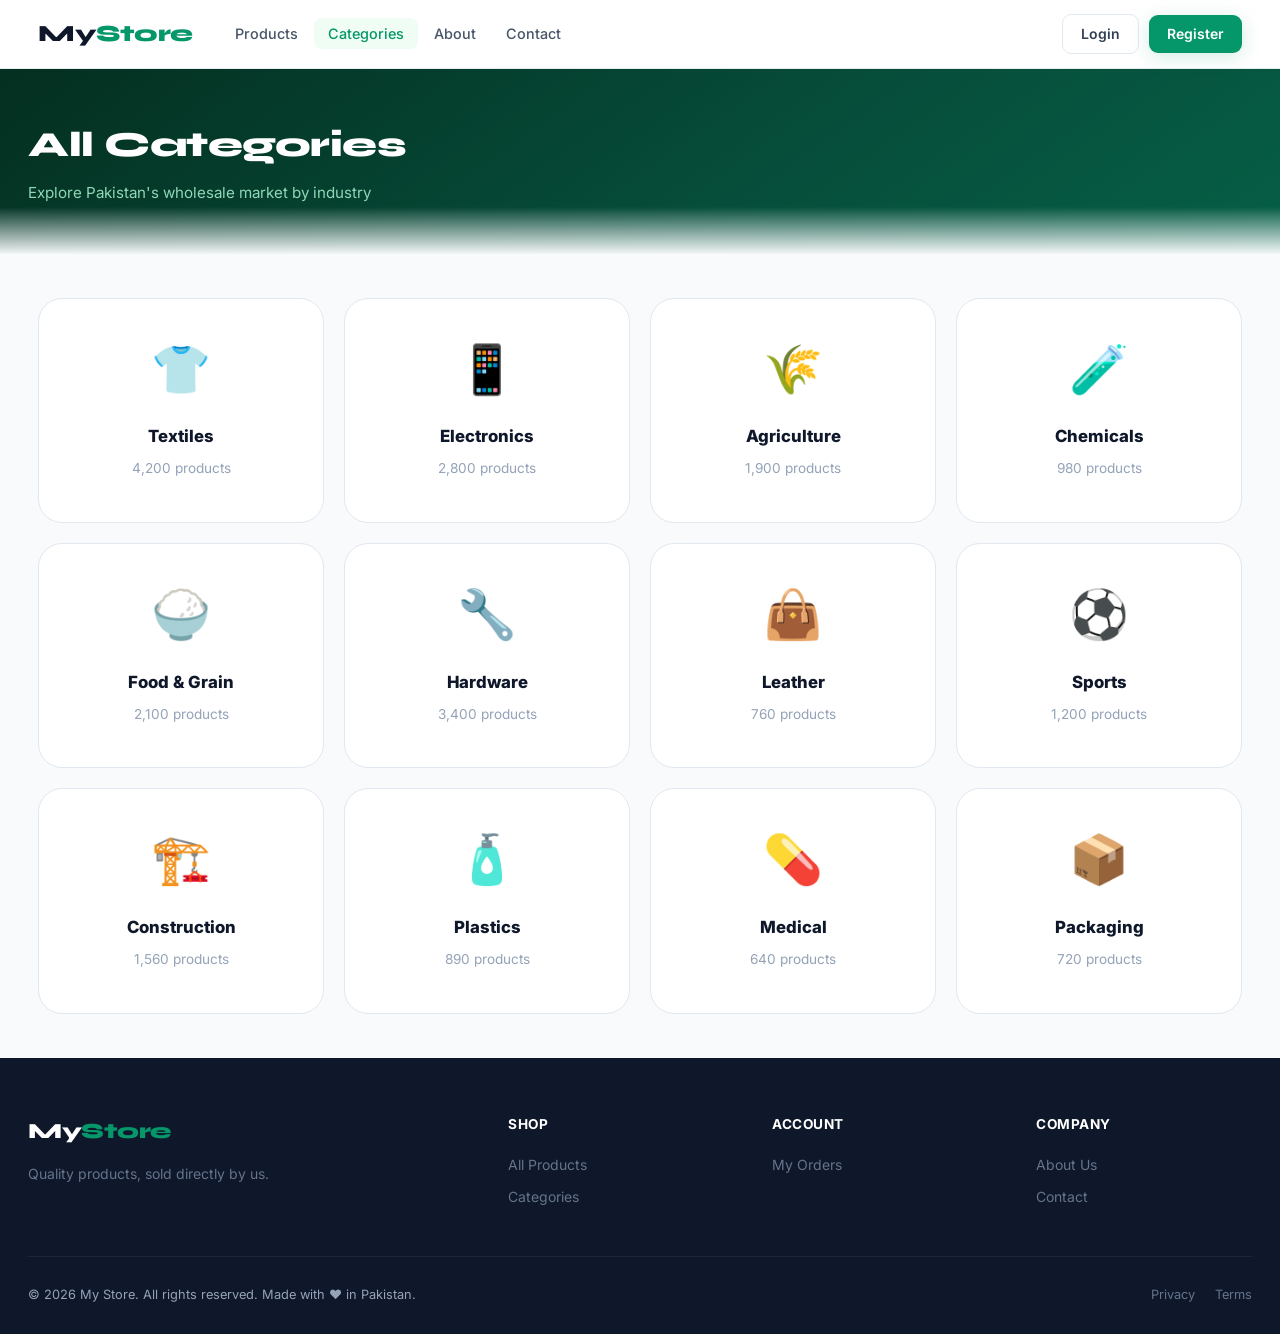
<file: tradehub-enhanced/Frontend/pages/categories.html>
<!DOCTYPE html>
<html lang="en">
<head>
<meta charset="UTF-8">
<meta name="viewport" content="width=device-width, initial-scale=1.0">
<title>Categories — My Store</title>
<link rel="stylesheet" href="../css/main.css">
<link href="https://fonts.googleapis.com/css2?family=Inter:wght@300;400;500;600;700;800;900&family=Syne:wght@700;800&display=swap" rel="stylesheet">
</head>
<body>
<div id="scroll-progress"></div>
<button id="back-to-top">↑</button>
<nav class="navbar" id="mainNav">
  <div class="nav-container">
    <a href="../index.html" class="logo">My<span>Store</span></a>
    <ul class="nav-links">
      <li><a href="products.html">Products</a></li>
      <li><a href="categories.html" class="active-nav">Categories</a></li><li><a href="about.html">About</a></li>
      <li><a href="contact.html">Contact</a></li>
    </ul>
    <div class="nav-actions"><a href="#" class="btn-login" onclick="openModal('login');return false;">Login</a><a href="#" class="btn-register" onclick="openModal('register');return false;">Register</a></div>
    <button class="nav-hamburger" id="navHamburger"><span></span><span></span><span></span></button>
  </div>
  <div class="nav-mobile-menu" id="navMobileMenu">
    <a href="products.html">Products</a><a href="categories.html">Categories</a><a href="about.html">About</a><a href="contact.html">Contact</a>
    <div class="mobile-actions"><a href="#" class="btn-login" style="flex:1;text-align:center;" onclick="openModal('login');return false;">Login</a><a href="#" class="btn-register" style="flex:1;text-align:center;" onclick="openModal('register');return false;">Register</a></div>
  </div>
</nav>
<div class="page-header"><div class="ph-inner"><h1>All Categories</h1><p>Explore Pakistan's wholesale market by industry</p></div></div>
<div class="categories-page">
  <div class="cat-page-grid">
    <a href="products.html?cat=textiles" class="cat-page-card reveal reveal-delay-1"><span class="cat-icon">👕</span><div class="cat-name">Textiles</div><div class="cat-count">4,200 products</div></a>
    <a href="products.html?cat=electronics" class="cat-page-card reveal reveal-delay-2"><span class="cat-icon">📱</span><div class="cat-name">Electronics</div><div class="cat-count">2,800 products</div></a>
    <a href="products.html?cat=agriculture" class="cat-page-card reveal reveal-delay-3"><span class="cat-icon">🌾</span><div class="cat-name">Agriculture</div><div class="cat-count">1,900 products</div></a>
    <a href="products.html?cat=chemicals" class="cat-page-card reveal reveal-delay-4"><span class="cat-icon">🧪</span><div class="cat-name">Chemicals</div><div class="cat-count">980 products</div></a>
    <a href="products.html?cat=food" class="cat-page-card reveal reveal-delay-1"><span class="cat-icon">🍚</span><div class="cat-name">Food &amp; Grain</div><div class="cat-count">2,100 products</div></a>
    <a href="products.html?cat=hardware" class="cat-page-card reveal reveal-delay-2"><span class="cat-icon">🔧</span><div class="cat-name">Hardware</div><div class="cat-count">3,400 products</div></a>
    <a href="products.html?cat=leather" class="cat-page-card reveal reveal-delay-3"><span class="cat-icon">👜</span><div class="cat-name">Leather</div><div class="cat-count">760 products</div></a>
    <a href="products.html?cat=sports" class="cat-page-card reveal reveal-delay-4"><span class="cat-icon">⚽</span><div class="cat-name">Sports</div><div class="cat-count">1,200 products</div></a>
    <a href="products.html?cat=construction" class="cat-page-card reveal reveal-delay-1"><span class="cat-icon">🏗️</span><div class="cat-name">Construction</div><div class="cat-count">1,560 products</div></a>
    <a href="products.html?cat=plastics" class="cat-page-card reveal reveal-delay-2"><span class="cat-icon">🧴</span><div class="cat-name">Plastics</div><div class="cat-count">890 products</div></a>
    <a href="products.html?cat=medical" class="cat-page-card reveal reveal-delay-3"><span class="cat-icon">💊</span><div class="cat-name">Medical</div><div class="cat-count">640 products</div></a>
    <a href="products.html?cat=packaging" class="cat-page-card reveal reveal-delay-4"><span class="cat-icon">📦</span><div class="cat-name">Packaging</div><div class="cat-count">720 products</div></a>
  </div>
</div>
<footer class="footer"><div class="footer-inner"><div class="footer-top"><div class="footer-brand"><a href="../index.html" class="logo">My<span>Store</span></a><p>Quality products, sold directly by us.</p></div><div class="footer-col"><h4>Shop</h4><ul><li><a href="products.html">All Products</a></li><li><a href="categories.html">Categories</a></li></ul></div><div class="footer-col"><h4>Account</h4><ul><li><a href="buyer-dashboard.html">My Orders</a></li></ul></div><div class="footer-col"><h4>Company</h4><ul><li><a href="about.html">About Us</a></li><li><a href="contact.html">Contact</a></li></ul></div></div><div class="footer-bottom"><p>© 2026 My Store. All rights reserved. Made with ❤️ in Pakistan.</p><div class="footer-bottom-links"><a href="#">Privacy</a><a href="#">Terms</a></div></div></div></footer>
<script src="../js/config.js"></script><script src="../js/api.js"></script><script src="../js/shared-auth.js"></script><script src="../js/nav.js"></script>
</body>
</html>
</file>
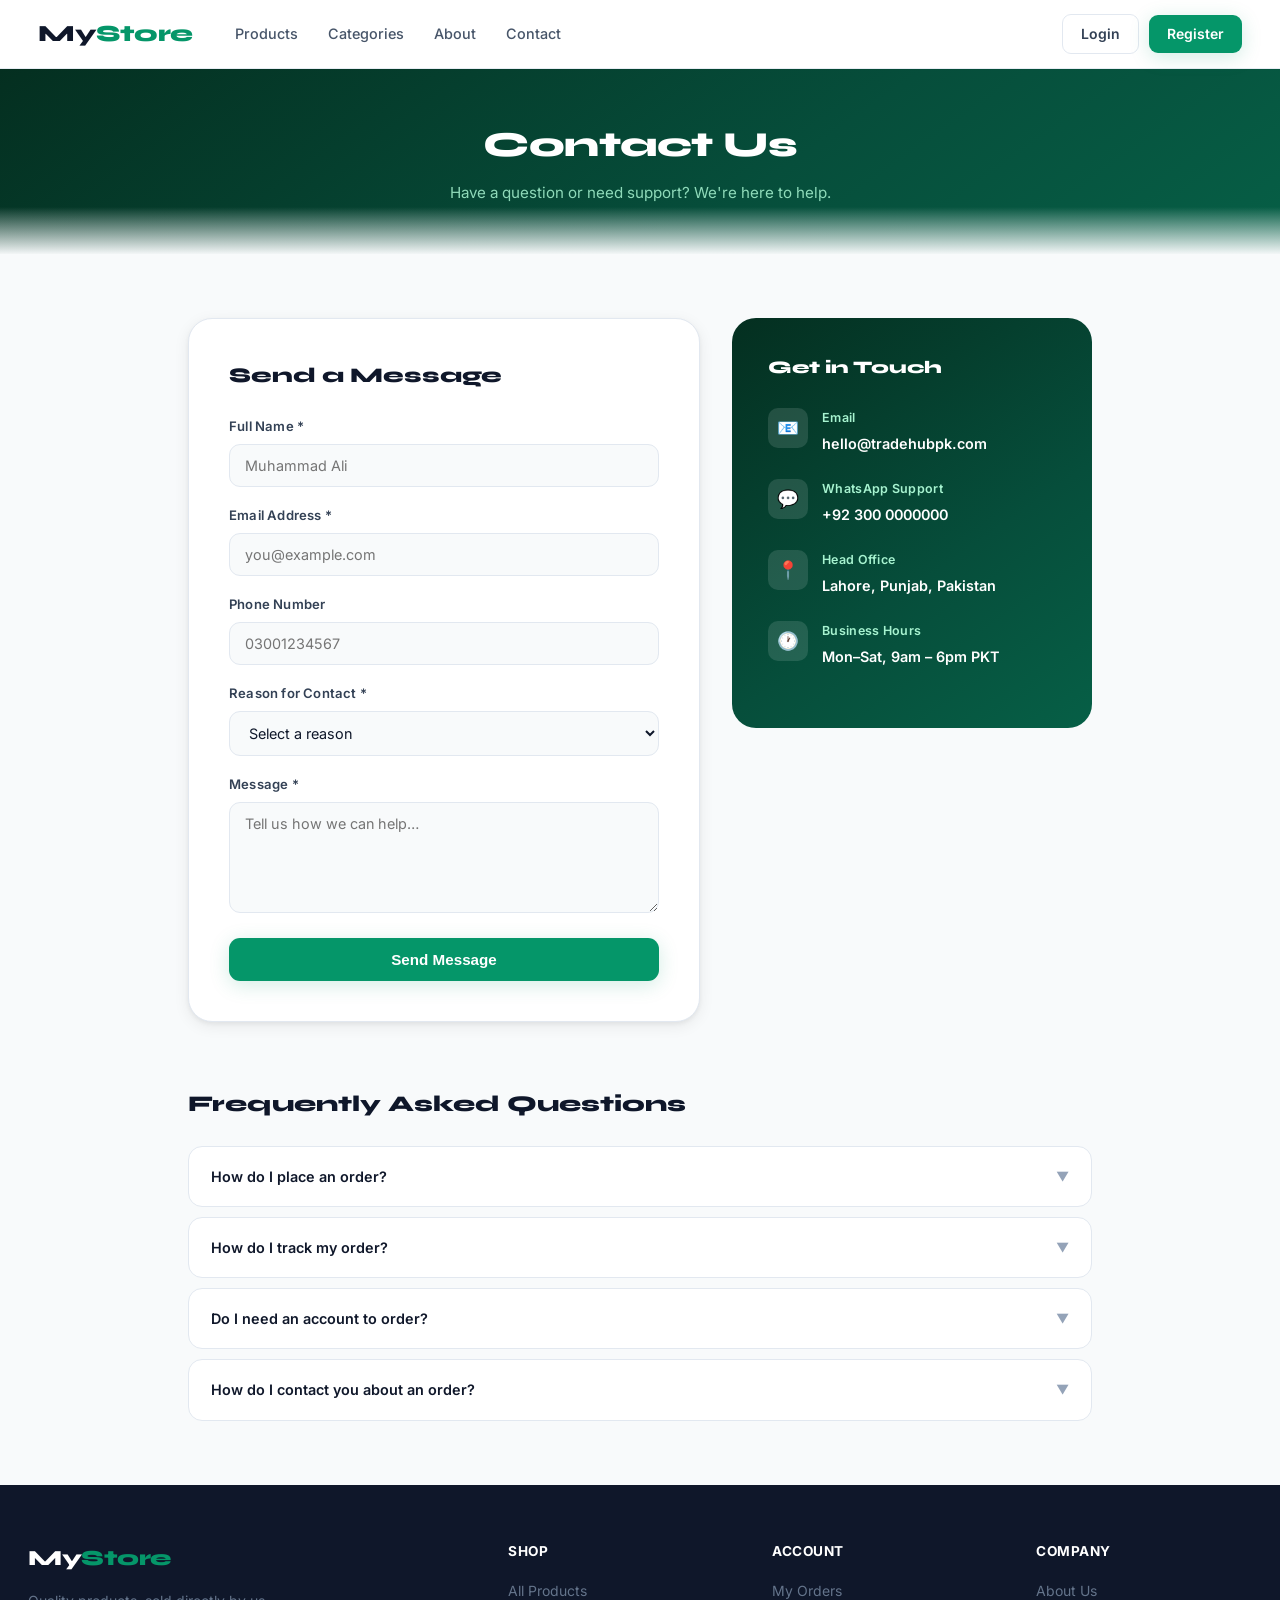
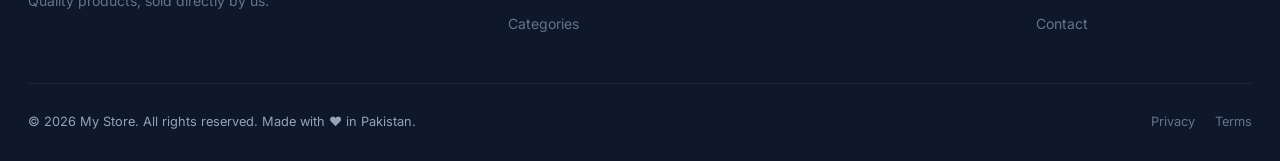
<file: tradehub-enhanced/Frontend/pages/contact.html>
<!DOCTYPE html>
<html lang="en">
<head>
<meta charset="UTF-8">
<meta name="viewport" content="width=device-width, initial-scale=1.0">
<title>Contact — My Store</title>
<link rel="stylesheet" href="../css/main.css">
<link href="https://fonts.googleapis.com/css2?family=Inter:wght@300;400;500;600;700;800;900&family=Syne:wght@700;800&display=swap" rel="stylesheet">
<style>
.contact-layout{max-width:960px;margin:64px auto;padding:0 28px;display:grid;grid-template-columns:1fr 360px;gap:32px;}
.contact-form-card{background:white;border-radius:var(--radius-xl);padding:40px;border:1.5px solid var(--gray-200);box-shadow:var(--shadow-md);}
.contact-form-card h2{font-family:'Syne',sans-serif;font-size:1.3rem;font-weight:800;margin-bottom:24px;}
.contact-info-card{background:linear-gradient(145deg,#042f20,#064e3b 60%,#065f46);border-radius:var(--radius-xl);padding:36px;color:white;height:fit-content;}
.contact-info-card h3{font-family:'Syne',sans-serif;font-size:1.1rem;font-weight:800;margin-bottom:26px;}
.contact-info-item{display:flex;align-items:flex-start;gap:14px;margin-bottom:24px;}
.ci-icon{width:40px;height:40px;border-radius:10px;background:rgba(255,255,255,.12);display:flex;align-items:center;justify-content:center;font-size:1.1rem;flex-shrink:0;}
.ci-label{font-size:.78rem;color:#a7f3d0;font-weight:600;margin-bottom:4px;letter-spacing:.3px;}
.ci-val{font-size:.9rem;color:white;font-weight:600;}
.faq-section{max-width:960px;margin:0 auto 64px;padding:0 28px;}
.faq-section h2{font-family:'Syne',sans-serif;font-size:1.4rem;font-weight:800;margin-bottom:24px;}
.faq-item{background:white;border-radius:14px;border:1.5px solid var(--gray-200);margin-bottom:10px;overflow:hidden;transition:border-color .2s;}
.faq-item:hover{border-color:var(--gray-300);}
.faq-q{padding:18px 22px;font-weight:600;font-size:.9rem;cursor:pointer;display:flex;justify-content:space-between;align-items:center;user-select:none;transition:color .2s;}
.faq-q:hover{color:var(--green);}
.faq-q .arrow{transition:transform .22s;color:var(--gray-400);font-size:.8rem;}
.faq-q.open .arrow{transform:rotate(180deg);color:var(--green);}
.faq-a{display:none;padding:0 22px 18px;font-size:.875rem;color:var(--gray-600);line-height:1.75;}
.faq-a.show{display:block;}
@media(max-width:768px){.contact-layout{grid-template-columns:1fr;}.contact-info-card{order:-1;}}
</style>
</head>
<body>
<div id="scroll-progress"></div>
<button id="back-to-top">↑</button>
<nav class="navbar" id="mainNav">
  <div class="nav-container">
    <a href="../index.html" class="logo">My<span>Store</span></a>
    <ul class="nav-links">
      <li><a href="products.html">Products</a></li>
      <li><a href="categories.html">Categories</a></li><li><a href="about.html">About</a></li>
      <li><a href="contact.html">Contact</a></li>
    </ul>
    <div class="nav-actions">
      <a href="#" class="btn-login" onclick="openModal('login');return false;">Login</a>
      <a href="#" class="btn-register" onclick="openModal('register');return false;">Register</a>
    </div>
    <button class="nav-hamburger" id="navHamburger"><span></span><span></span><span></span></button>
  </div>
  <div class="nav-mobile-menu" id="navMobileMenu">
    <a href="products.html">Products</a>
    <a href="categories.html">Categories</a><a href="about.html">About</a>
    <div class="mobile-actions"><a href="#" class="btn-login" style="flex:1;text-align:center;" onclick="openModal('login');return false;">Login</a><a href="#" class="btn-register" style="flex:1;text-align:center;" onclick="openModal('register');return false;">Register</a></div>
  </div>
</nav>
<div class="page-header" style="text-align:center">
  <div class="ph-inner"><h1>Contact Us</h1><p>Have a question or need support? We're here to help.</p></div>
</div>
<div class="contact-layout">
  <div class="contact-form-card reveal">
    <h2>Send a Message</h2>
    <div class="form-group"><label>Full Name *</label><input type="text" id="cName" placeholder="Muhammad Ali"></div>
    <div class="form-group"><label>Email Address *</label><input type="email" id="cEmail" placeholder="you@example.com"></div>
    <div class="form-group"><label>Phone Number</label><input type="tel" id="cPhone" placeholder="03001234567"></div>
    <div class="form-group"><label>Reason for Contact *</label><select id="cType"><option value="">Select a reason</option><option>Order inquiry</option><option>Product question</option><option>Delivery / tracking issue</option><option>Press / Media inquiry</option><option>Technical support request</option><option>Other</option></select></div>
    <div class="form-group"><label>Message *</label><textarea id="cMsg" rows="5" placeholder="Tell us how we can help…"></textarea></div>
    <button class="btn-submit" onclick="sendMessage()">Send Message</button>
  </div>
  <div class="contact-info-card reveal">
    <h3>Get in Touch</h3>
    <div class="contact-info-item"><div class="ci-icon">📧</div><div><div class="ci-label">Email</div><div class="ci-val">hello@tradehubpk.com</div></div></div>
    <div class="contact-info-item"><div class="ci-icon">💬</div><div><div class="ci-label">WhatsApp Support</div><div class="ci-val">+92 300 0000000</div></div></div>
    <div class="contact-info-item"><div class="ci-icon">📍</div><div><div class="ci-label">Head Office</div><div class="ci-val">Lahore, Punjab, Pakistan</div></div></div>
    <div class="contact-info-item"><div class="ci-icon">🕐</div><div><div class="ci-label">Business Hours</div><div class="ci-val">Mon–Sat, 9am – 6pm PKT</div></div></div>
  </div>
</div>
<div class="faq-section">
  <h2 class="reveal">Frequently Asked Questions</h2>
  <div class="faq-item reveal"><div class="faq-q" onclick="toggleFaq(this)">How do I place an order? <span class="arrow">▼</span></div><div class="faq-a">Browse our products, click "Buy Now" on any item, fill in your delivery details, and place your order. You'll be redirected to WhatsApp to confirm it with us directly.</div></div>
  <div class="faq-item reveal"><div class="faq-q" onclick="toggleFaq(this)">How do I track my order? <span class="arrow">▼</span></div><div class="faq-a">Log in and visit "My Orders" to see the status of every order you've placed, from Pending through to Delivered.</div></div>
  <div class="faq-item reveal"><div class="faq-q" onclick="toggleFaq(this)">Do I need an account to order? <span class="arrow">▼</span></div><div class="faq-a">No — you can check out as a guest. Creating an account just makes it easier to track your order history.</div></div>
  <div class="faq-item reveal"><div class="faq-q" onclick="toggleFaq(this)">How do I contact you about an order? <span class="arrow">▼</span></div><div class="faq-a">You can reach us directly via WhatsApp using the link sent after checkout, or through this contact form.</div></div>
</div>
<footer class="footer"><div class="footer-inner"><div class="footer-top"><div class="footer-brand"><a href="../index.html" class="logo">My<span>Store</span></a><p>Quality products, sold directly by us.</p></div><div class="footer-col"><h4>Shop</h4><ul><li><a href="products.html">All Products</a></li><li><a href="categories.html">Categories</a></li></ul></div><div class="footer-col"><h4>Account</h4><ul><li><a href="buyer-dashboard.html">My Orders</a></li></ul></div><div class="footer-col"><h4>Company</h4><ul><li><a href="about.html">About Us</a></li><li><a href="contact.html">Contact</a></li></ul></div></div><div class="footer-bottom"><p>© 2026 My Store. All rights reserved. Made with ❤️ in Pakistan.</p><div class="footer-bottom-links"><a href="#">Privacy</a><a href="#">Terms</a></div></div></div></footer>
<div class="toast-stack" id="toastStack"></div>
<script>
function sendMessage(){const name=document.getElementById('cName').value.trim();const email=document.getElementById('cEmail').value.trim();const type=document.getElementById('cType').value;const msg=document.getElementById('cMsg').value.trim();if(!name||!email||!type||!msg){showToast('Please fill all required fields.','error');return;}showToast(`Message sent! We'll get back to you at ${email} within 24 hours.`,'success');['cName','cEmail','cPhone','cMsg'].forEach(id=>document.getElementById(id).value='');document.getElementById('cType').value='';}
function toggleFaq(el){const answer=el.nextElementSibling;const isOpen=el.classList.contains('open');document.querySelectorAll('.faq-q').forEach(q=>q.classList.remove('open'));document.querySelectorAll('.faq-a').forEach(a=>a.classList.remove('show'));if(!isOpen){el.classList.add('open');answer.classList.add('show');}}
function showToast(msg,type='success'){const stack=document.getElementById('toastStack');const t=document.createElement('div');t.className=`toast toast-${type}`;t.textContent=msg;stack.appendChild(t);setTimeout(()=>t.remove(),3500);}
</script>
<script src="../js/config.js"></script><script src="../js/api.js"></script><script src="../js/shared-auth.js"></script><script src="../js/nav.js"></script>
</body>
</html>
</file>
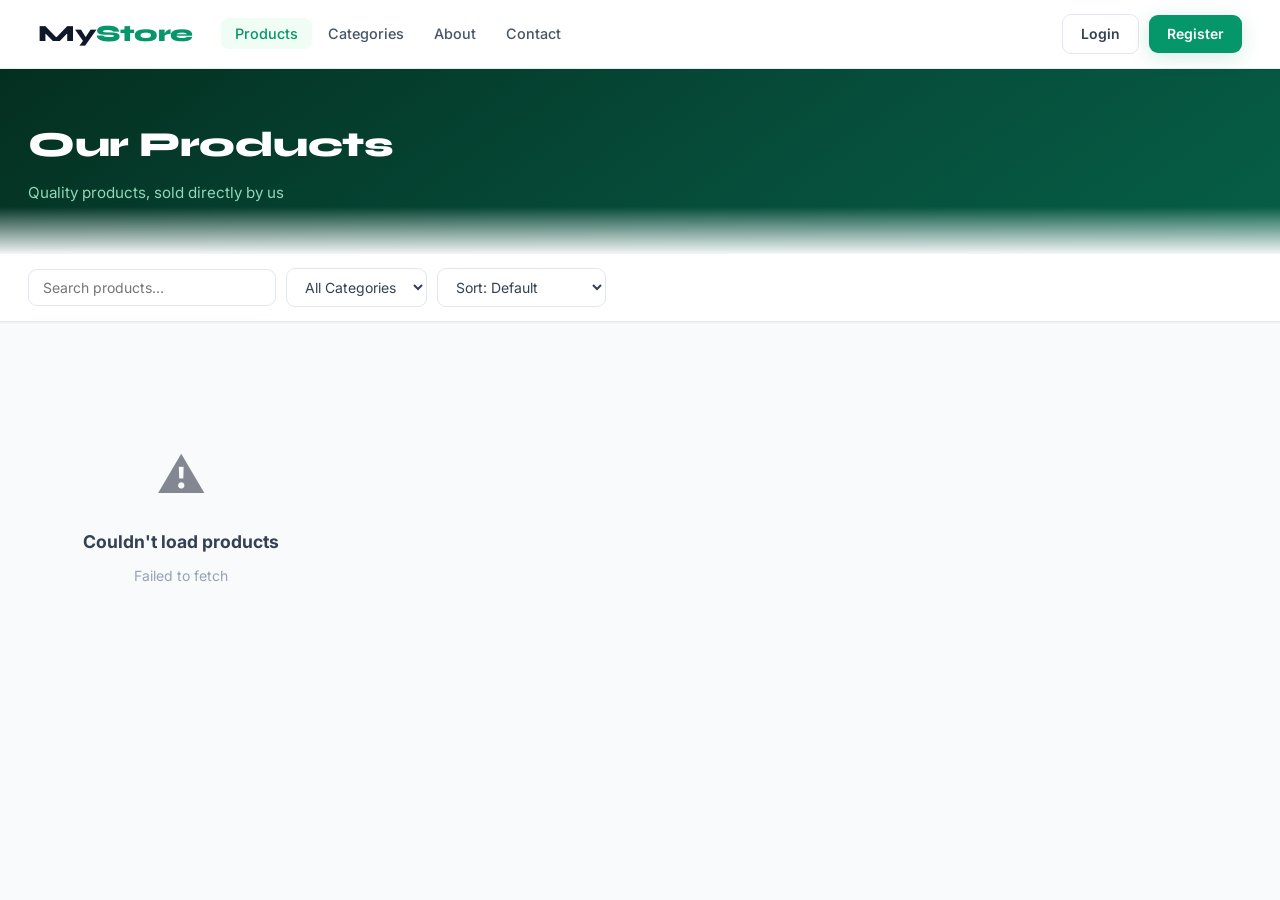
<file: tradehub-enhanced/Frontend/pages/products.html>
<!DOCTYPE html>
<html lang="en">
<head>
<meta charset="UTF-8">
<meta name="viewport" content="width=device-width, initial-scale=1.0">
<title>Products — My Store</title>
<link rel="stylesheet" href="../css/main.css">
<link href="https://fonts.googleapis.com/css2?family=Inter:wght@300;400;500;600;700;800;900&family=Syne:wght@700;800&display=swap" rel="stylesheet">
<style>
.sold-by{font-size:.78rem;color:var(--gray-500);margin:2px 0 10px;}
.sold-by strong{color:var(--gray-700);}
.sold-by .badge-verified{color:var(--green);font-weight:700;}
.qty-row{display:flex;align-items:center;gap:12px;margin-bottom:18px;}
.qty-row button{width:34px;height:34px;border-radius:8px;border:1.5px solid var(--gray-200);background:white;font-weight:800;cursor:pointer;font-size:1rem;}
.qty-row input{width:64px;text-align:center;padding:8px;border:1.5px solid var(--gray-200);border-radius:8px;font-weight:700;}
.order-total{font-weight:800;font-size:1.05rem;margin-bottom:16px;color:var(--gray-900);}
.order-total span{color:var(--green);}
</style>
</head>
<body>
<div id="scroll-progress"></div>
<button id="back-to-top" aria-label="Back to top">↑</button>

<nav class="navbar" id="mainNav">
  <div class="nav-container">
    <a href="../index.html" class="logo">My<span>Store</span></a>
    <ul class="nav-links">
      <li><a href="products.html" class="active-nav">Products</a></li>
      <li><a href="categories.html">Categories</a></li>
      <li><a href="about.html">About</a></li>
      <li><a href="contact.html">Contact</a></li>
    </ul>
    <div class="nav-actions">
      <a href="#" class="btn-login" onclick="openModal('login');return false;">Login</a>
      <a href="#" class="btn-register" onclick="openModal('register');return false;">Register</a>
    </div>
    <button class="nav-hamburger" id="navHamburger" aria-label="Menu">
      <span></span><span></span><span></span>
    </button>
  </div>
  <div class="nav-mobile-menu" id="navMobileMenu">
    <a href="products.html">Products</a>
    <a href="categories.html">Categories</a>
    <a href="about.html">About</a>
    <a href="contact.html">Contact</a>
    <div class="mobile-actions">
      <a href="#" class="btn-login" style="flex:1;text-align:center;" onclick="openModal('login');return false;">Login</a>
      <a href="#" class="btn-register" style="flex:1;text-align:center;" onclick="openModal('register');return false;">Register</a>
    </div>
  </div>
</nav>

<div class="page-header">
  <div class="ph-inner">
    <h1>Our Products</h1>
    <p>Quality products, sold directly by us</p>
  </div>
</div>

<div class="filters-bar">
  <div class="filters-inner">
    <input type="text" class="filter-search" id="searchFilter" placeholder="Search products…" oninput="loadProducts()">
    <select class="filter-select" id="catFilter" onchange="loadProducts()">
      <option value="">All Categories</option>
    </select>
    <select class="filter-select" id="sortFilter" onchange="renderProducts()">
      <option value="">Sort: Default</option>
      <option value="name">Name A-Z</option>
      <option value="price-low">Price: Low to High</option>
      <option value="price-high">Price: High to Low</option>
    </select>
    <span class="results-count" id="resultsCount">Loading…</span>
  </div>
</div>

<div class="products-page">
  <div class="products-grid" id="productsGrid"></div>
</div>

<!-- Order Modal -->
<div class="inq-modal" id="orderModal">
  <div class="inq-box">
    <h3>Complete Your Order</h3>
    <p style="font-size:.875rem;color:var(--gray-500);margin-bottom:8px">Product: <strong id="ordProductName"></strong></p>
    <div class="qty-row">
      <button type="button" onclick="changeQty(-1)">−</button>
      <input type="number" id="ordQty" value="1" min="1" oninput="updateOrderTotal()">
      <button type="button" onclick="changeQty(1)">+</button>
    </div>
    <div class="order-total">Total: <span id="ordTotal">PKR 0</span></div>
    <div class="form-group"><label>Full Name *</label><input type="text" id="ordName" placeholder="Muhammad Ali"></div>
    <div class="form-group"><label>Phone Number *</label><input type="tel" id="ordPhone" placeholder="03001234567"></div>
    <div class="form-group"><label>Email (optional)</label><input type="email" id="ordEmail" placeholder="you@example.com"></div>
    <div class="form-group"><label>Delivery Address *</label><input type="text" id="ordAddress" placeholder="House / Street, Area"></div>
    <div class="form-group"><label>City *</label><input type="text" id="ordCity" placeholder="Lahore"></div>
    <div class="form-group"><label>Order Notes (optional)</label><textarea id="ordNotes" rows="2" placeholder="Any special instructions…"></textarea></div>
    <button class="btn-submit" id="ordSubmitBtn" onclick="submitOrder()">Place Order</button>
    <button onclick="closeOrder()" style="width:100%;margin-top:10px;padding:12px;border:none;background:none;color:var(--gray-500);cursor:pointer;font-weight:600;border-radius:11px;transition:background .2s" onmouseover="this.style.background='var(--gray-100)'" onmouseout="this.style.background='none'">Cancel</button>
  </div>
</div>

<div class="toast-stack" id="toastStack"></div>

<script src="../js/config.js"></script>
<script src="../js/api.js"></script>
<script src="../js/shared-auth.js"></script>
<script>
let ALL_PRODUCTS = [];
let currentProduct = null;

async function loadCategories(){
  try {
    const cats = await Categories.list();
    const sel = document.getElementById('catFilter');
    sel.innerHTML = '<option value="">All Categories</option>' + cats.map(c=>`<option value="${c}">${c}</option>`).join('');
    const params = new URLSearchParams(window.location.search);
    const cat = params.get('cat');
    if (cat && cats.some(c=>c.toLowerCase()===cat.toLowerCase())) sel.value = cats.find(c=>c.toLowerCase()===cat.toLowerCase());
  } catch(e){ /* categories are optional */ }
}

async function loadProducts(){
  const grid = document.getElementById('productsGrid');
  document.getElementById('resultsCount').textContent = 'Loading…';
  const search = document.getElementById('searchFilter').value.trim();
  const category = document.getElementById('catFilter').value;
  try {
    const data = await Products.list({ search, category, limit: 100 });
    ALL_PRODUCTS = data.products;
    renderProducts();
  } catch(err){
    grid.innerHTML = `<div class="empty-state"><div class="empty-icon">⚠️</div><div class="empty-title">Couldn't load products</div><div class="empty-text">${err.message}</div></div>`;
    document.getElementById('resultsCount').textContent = '';
  }
}

function renderProducts(){
  const grid = document.getElementById('productsGrid');
  const sort = document.getElementById('sortFilter').value;
  let list = [...ALL_PRODUCTS];
  if (sort === 'name') list.sort((a,b)=>a.name.localeCompare(b.name));
  if (sort === 'price-low') list.sort((a,b)=>a.price-b.price);
  if (sort === 'price-high') list.sort((a,b)=>b.price-a.price);
  document.getElementById('resultsCount').textContent = `Showing ${list.length} products`;
  if (!list.length){
    grid.innerHTML = `<div class="empty-state"><div class="empty-icon">📦</div><div class="empty-title">No products found</div><div class="empty-text">Try adjusting your filters or search terms.</div></div>`;
    return;
  }
  grid.innerHTML = list.map(p => `
    <div class="product-card">
      <div class="product-img">${p.image ? `<img src="${p.image}" style="width:100%;height:100%;object-fit:cover;border-radius:inherit">` : '📦'}</div>
      <div class="product-body">
        <div class="product-price">PKR ${p.price.toLocaleString()}</div>
        <div class="product-name">${p.name}</div>
        <div class="sold-by">Sold by: <strong>My Store</strong> · <span class="badge-verified">✅ Verified Seller</span></div>
        <div class="product-moq">${p.stock_status === 'available' ? 'In Stock' : 'Out of Stock'}</div>
        <button class="btn-inquiry" onclick='openOrder(${JSON.stringify(p).replace(/'/g,"&#39;")})' ${p.stock_status !== 'available' ? 'disabled style="opacity:.5;cursor:not-allowed"' : ''}>Buy Now</button>
      </div>
    </div>
  `).join('');
  setTimeout(()=>{
    grid.querySelectorAll('.product-card').forEach((c,i)=>{
      c.style.opacity='0'; c.style.transform='translateY(14px)';
      c.style.transition=`opacity .3s ease ${i*.05}s, transform .3s ease ${i*.05}s`;
      setTimeout(()=>{ c.style.opacity='1'; c.style.transform='translateY(0)'; }, 20+i*50);
    });
  },10);
}

function changeQty(delta){
  const input = document.getElementById('ordQty');
  let v = Math.max(1, (parseInt(input.value)||1) + delta);
  input.value = v;
  updateOrderTotal();
}
function updateOrderTotal(){
  if (!currentProduct) return;
  const qty = Math.max(1, parseInt(document.getElementById('ordQty').value)||1);
  document.getElementById('ordTotal').textContent = `PKR ${(currentProduct.price*qty).toLocaleString()}`;
}
function openOrder(product){
  currentProduct = product;
  document.getElementById('ordProductName').textContent = product.name;
  document.getElementById('ordQty').value = 1;
  updateOrderTotal();
  const session = typeof Auth !== 'undefined' ? Auth.getSession() : null;
  if (session){
    document.getElementById('ordName').value = session.name || '';
    document.getElementById('ordEmail').value = session.email || '';
    document.getElementById('ordPhone').value = session.phone || '';
  }
  document.getElementById('orderModal').classList.add('show');
}
function closeOrder(){ document.getElementById('orderModal').classList.remove('show'); }

async function submitOrder(){
  const name = document.getElementById('ordName').value.trim();
  const phone = document.getElementById('ordPhone').value.trim();
  const email = document.getElementById('ordEmail').value.trim();
  const address = document.getElementById('ordAddress').value.trim();
  const city = document.getElementById('ordCity').value.trim();
  const notes = document.getElementById('ordNotes').value.trim();
  const qty = Math.max(1, parseInt(document.getElementById('ordQty').value)||1);

  if (!name || !phone || !address || !city){
    showToast('Please fill in all required fields.', 'error');
    return;
  }

  const btn = document.getElementById('ordSubmitBtn');
  btn.textContent = 'Placing order…'; btn.disabled = true;
  try {
    const order = await Orders.create({
      product_id: currentProduct.id,
      quantity: qty,
      customer_name: name,
      phone,
      email: email || null,
      address,
      city,
      notes: notes || null,
    });
    closeOrder();
    showToast(`Order ${order.order_number} placed! Redirecting to WhatsApp…`, 'success');
    setTimeout(() => { window.open(buildWhatsAppOrderUrl(order), '_blank'); }, 900);
  } catch(err){
    showToast(err.message || 'Could not place order.', 'error');
  } finally {
    btn.textContent = 'Place Order'; btn.disabled = false;
  }
}

document.addEventListener('DOMContentLoaded', () => {
  const params = new URLSearchParams(window.location.search);
  const q = params.get('q');
  if (q) document.getElementById('searchFilter').value = q;
  loadCategories().then(loadProducts);
  document.getElementById('orderModal').addEventListener('click', function(e){ if (e.target===this) closeOrder(); });
});
</script>
<script src="../js/nav.js"></script>
</body>
</html>
</file>
<file: tradehub-enhanced/Frontend/css/main.css>
/* ===== TRADEHUB PK — PREMIUM MAIN CSS ===== */
@import url('https://fonts.googleapis.com/css2?family=Inter:wght@300;400;500;600;700;800;900&family=Syne:wght@700;800&display=swap');

*, *::before, *::after { margin: 0; padding: 0; box-sizing: border-box; }

:root {
  --green: #059669;
  --green-light: #d1fae5;
  --green-mid: #10b981;
  --green-dark: #047857;
  --green-900: #064e3b;
  --indigo: #4f46e5;
  --gray-50: #f8fafb;
  --gray-100: #f1f5f9;
  --gray-200: #e2e8f0;
  --gray-300: #cbd5e1;
  --gray-400: #94a3b8;
  --gray-500: #64748b;
  --gray-600: #475569;
  --gray-700: #334155;
  --gray-800: #1e293b;
  --gray-900: #0f172a;
  --white: #ffffff;
  --shadow-xs: 0 1px 2px rgba(0,0,0,.05);
  --shadow-sm: 0 1px 3px rgba(0,0,0,.08), 0 1px 2px rgba(0,0,0,.06);
  --shadow-md: 0 4px 16px rgba(0,0,0,.07), 0 2px 4px rgba(0,0,0,.05);
  --shadow-lg: 0 16px 48px rgba(0,0,0,.10), 0 4px 16px rgba(0,0,0,.06);
  --shadow-xl: 0 32px 64px rgba(0,0,0,.14);
  --shadow-green: 0 4px 20px rgba(5,150,105,.18);
  --radius: 12px;
  --radius-lg: 18px;
  --radius-xl: 24px;
  --transition: all .22s cubic-bezier(.4,0,.2,1);
}

html { scroll-behavior: smooth; }
body { font-family: 'Inter', sans-serif; background: var(--gray-50); color: var(--gray-900); line-height: 1.6; -webkit-font-smoothing: antialiased; overflow-x: hidden; }

/* ===== SCROLL PROGRESS BAR ===== */
#scroll-progress {
  position: fixed; top: 0; left: 0; height: 3px; width: 0%;
  background: linear-gradient(90deg, var(--green), var(--green-mid));
  z-index: 9999; transition: width .1s linear;
  box-shadow: 0 0 8px rgba(5,150,105,.4);
}

/* ===== BACK TO TOP ===== */
#back-to-top {
  position: fixed; bottom: 28px; right: 28px; z-index: 999;
  width: 44px; height: 44px; border-radius: 50%;
  background: var(--green); color: white; border: none;
  cursor: pointer; display: none; align-items: center; justify-content: center;
  font-size: 1.1rem; box-shadow: var(--shadow-green);
  transition: var(--transition);
}
#back-to-top.show { display: flex; animation: fadeInUp .3s ease; }
#back-to-top:hover { background: var(--green-dark); transform: translateY(-3px); box-shadow: 0 8px 24px rgba(5,150,105,.35); }

/* ===== NAVBAR ===== */
.navbar {
  background: rgba(255,255,255,.92);
  backdrop-filter: blur(20px);
  -webkit-backdrop-filter: blur(20px);
  border-bottom: 1px solid rgba(226,232,240,.8);
  position: sticky; top: 0; z-index: 100;
  box-shadow: 0 1px 0 rgba(0,0,0,.04);
  transition: var(--transition);
}
.navbar.scrolled {
  background: rgba(255,255,255,.97);
  box-shadow: 0 2px 20px rgba(0,0,0,.08);
}
.nav-container {
  max-width: 1260px; margin: 0 auto; padding: 0 28px;
  display: flex; align-items: center; gap: 28px; height: 68px;
}
.logo {
  font-family: 'Syne', sans-serif;
  font-size: 1.45rem; font-weight: 800; color: var(--gray-900);
  text-decoration: none; letter-spacing: -0.5px;
  white-space: nowrap;
}
.logo span { color: var(--green); }
.nav-links { display: flex; list-style: none; gap: 2px; flex: 1; }
.nav-links a {
  text-decoration: none; color: var(--gray-600); font-weight: 500;
  font-size: .9rem; padding: 7px 14px; border-radius: 8px;
  transition: var(--transition); position: relative;
}
.nav-links a:hover { background: var(--gray-100); color: var(--gray-900); }
.nav-links a.active-nav { color: var(--green); background: #f0fdf4; }
.nav-actions { display: flex; gap: 10px; align-items: center; margin-left: auto; }

/* Mobile menu */
.nav-hamburger {
  display: none; flex-direction: column; gap: 5px; cursor: pointer;
  padding: 8px; border: none; background: none; border-radius: 8px;
}
.nav-hamburger span { display: block; width: 22px; height: 2px; background: var(--gray-700); border-radius: 2px; transition: var(--transition); }
.nav-hamburger.open span:nth-child(1) { transform: translateY(7px) rotate(45deg); }
.nav-hamburger.open span:nth-child(2) { opacity: 0; transform: scaleX(0); }
.nav-hamburger.open span:nth-child(3) { transform: translateY(-7px) rotate(-45deg); }

.nav-mobile-menu {
  display: none; position: absolute; top: 68px; left: 0; right: 0;
  background: white; border-bottom: 1px solid var(--gray-200);
  box-shadow: var(--shadow-md); padding: 12px 16px 20px;
  flex-direction: column; gap: 4px; z-index: 99;
}
.nav-mobile-menu.open { display: flex; animation: slideDown .2s ease; }
.nav-mobile-menu a {
  text-decoration: none; color: var(--gray-700); font-weight: 500;
  padding: 11px 16px; border-radius: 10px; font-size: .95rem;
  transition: var(--transition);
}
.nav-mobile-menu a:hover { background: var(--gray-100); color: var(--green); }
.nav-mobile-menu .mobile-actions { display: flex; gap: 10px; margin-top: 10px; padding: 0 4px; }

@keyframes slideDown { from { opacity: 0; transform: translateY(-8px); } to { opacity: 1; transform: translateY(0); } }
@keyframes fadeInUp { from { opacity: 0; transform: translateY(12px); } to { opacity: 1; transform: translateY(0); } }
@keyframes fadeIn { from { opacity: 0; } to { opacity: 1; } }
@keyframes scaleIn { from { opacity: 0; transform: scale(.95); } to { opacity: 1; transform: scale(1); } }
@keyframes countUp { from { opacity: 0; transform: translateY(10px); } to { opacity: 1; transform: translateY(0); } }

.btn-login {
  padding: 8px 18px; border-radius: 9px; border: 1.5px solid var(--gray-200);
  background: transparent; color: var(--gray-700); font-weight: 600;
  font-size: .875rem; cursor: pointer; text-decoration: none;
  transition: var(--transition);
}
.btn-login:hover { border-color: var(--green); color: var(--green); background: #f0fdf4; }
.btn-register {
  padding: 8px 18px; border-radius: 9px; border: none;
  background: var(--green); color: white; font-weight: 600;
  font-size: .875rem; cursor: pointer; text-decoration: none;
  transition: var(--transition); box-shadow: var(--shadow-green);
}
.btn-register:hover { background: var(--green-dark); transform: translateY(-1px); box-shadow: 0 6px 20px rgba(5,150,105,.3); }

/* ===== HERO ===== */
.hero {
  background: linear-gradient(145deg, #042f20 0%, #064e3b 35%, #065f46 65%, #047857 100%);
  padding: 100px 28px 90px;
  text-align: center; position: relative; overflow: hidden;
}
.hero::before {
  content: ''; position: absolute; inset: 0;
  background: url("data:image/svg+xml,%3Csvg width='80' height='80' viewBox='0 0 80 80' xmlns='http://www.w3.org/2000/svg'%3E%3Cg fill='none' fill-rule='evenodd'%3E%3Cg fill='%23ffffff' fill-opacity='0.025'%3E%3Ccircle cx='40' cy='40' r='2'/%3E%3C/g%3E%3C/g%3E%3C/svg%3E");
}
.hero::after {
  content: ''; position: absolute; bottom: -1px; left: 0; right: 0; height: 60px;
  background: linear-gradient(to bottom, transparent, var(--gray-50));
  z-index: 1;
}
.hero-glow {
  position: absolute; top: -100px; left: 50%; transform: translateX(-50%);
  width: 700px; height: 700px; border-radius: 50%;
  background: radial-gradient(circle, rgba(16,185,129,.15) 0%, transparent 70%);
  pointer-events: none;
}
.hero-content {
  max-width: 740px; margin: 0 auto; position: relative; z-index: 2;
  animation: fadeInUp .7s ease both;
}
.hero-badge {
  display: inline-flex; align-items: center; gap: 8px;
  background: rgba(255,255,255,.1); border: 1px solid rgba(255,255,255,.15);
  color: #a7f3d0; font-size: .8rem; font-weight: 600;
  padding: 7px 18px; border-radius: 100px; margin-bottom: 24px;
  letter-spacing: .3px; backdrop-filter: blur(8px);
}
.hero h1 {
  font-family: 'Syne', sans-serif;
  font-size: clamp(2.1rem, 5.5vw, 3.6rem); font-weight: 800;
  color: white; line-height: 1.1; margin-bottom: 20px; letter-spacing: -1.5px;
}
.hero h1 span {
  color: transparent; background: linear-gradient(135deg, #6ee7b7, #34d399);
  -webkit-background-clip: text; -webkit-text-fill-color: transparent; background-clip: text;
}
.hero p {
  font-size: 1.1rem; color: rgba(167,243,208,.85); margin-bottom: 40px;
  max-width: 520px; margin-left: auto; margin-right: auto; line-height: 1.7;
}
.hero-search {
  display: flex; max-width: 580px; margin: 0 auto 32px;
  background: white; border-radius: 16px;
  box-shadow: 0 8px 40px rgba(0,0,0,.3), 0 2px 8px rgba(0,0,0,.1);
  overflow: hidden; border: 1px solid rgba(255,255,255,.1);
}
.hero-search input {
  flex: 1; padding: 17px 22px; border: none; outline: none;
  font-size: .95rem; color: var(--gray-900); font-family: 'Inter', sans-serif;
}
.hero-search input::placeholder { color: var(--gray-400); }
.hero-search button {
  padding: 17px 30px; background: var(--green); color: white; border: none;
  cursor: pointer; font-weight: 700; font-size: .95rem;
  transition: background .2s; white-space: nowrap;
  display: flex; align-items: center; gap: 8px;
}
.hero-search button:hover { background: var(--green-dark); }
.hero-stats {
  display: flex; justify-content: center; gap: 48px; margin-top: 12px;
  flex-wrap: wrap;
}
.hero-stat { color: rgba(255,255,255,.7); font-size: .85rem; }
.hero-stat strong { color: white; font-size: 1.3rem; font-weight: 800; display: block; letter-spacing: -0.5px; }
.hero-stat-divider { width: 1px; background: rgba(255,255,255,.15); }

/* ===== SECTIONS ===== */
.section { padding: 72px 28px; }
.section-inner { max-width: 1260px; margin: 0 auto; }
.section-header { display: flex; justify-content: space-between; align-items: flex-end; margin-bottom: 36px; }
.section-header h2 {
  font-family: 'Syne', sans-serif;
  font-size: 1.75rem; font-weight: 800; letter-spacing: -.6px; color: var(--gray-900);
}
.section-header p { font-size: .9rem; color: var(--gray-500); margin-top: 4px; }
.view-all {
  color: var(--green); font-weight: 600; text-decoration: none; font-size: .875rem;
  display: flex; align-items: center; gap: 6px; transition: var(--transition);
  white-space: nowrap;
}
.view-all:hover { gap: 10px; }
.section.bg-white { background: var(--white); }

/* ===== CATEGORIES ===== */
.categories-grid {
  display: grid; grid-template-columns: repeat(auto-fill, minmax(140px, 1fr)); gap: 14px;
}
.cat-card {
  background: var(--white); border-radius: var(--radius-lg); padding: 26px 16px;
  text-align: center; border: 1.5px solid var(--gray-200);
  cursor: pointer; transition: var(--transition); text-decoration: none;
  color: var(--gray-900); display: block; position: relative; overflow: hidden;
}
.cat-card::before {
  content: ''; position: absolute; inset: 0;
  background: linear-gradient(135deg, #f0fdf4, #ecfdf5);
  opacity: 0; transition: opacity .22s;
}
.cat-card:hover { border-color: var(--green); box-shadow: var(--shadow-green); transform: translateY(-4px); }
.cat-card:hover::before { opacity: 1; }
.cat-icon { font-size: 2.2rem; margin-bottom: 12px; display: block; position: relative; transition: transform .3s; }
.cat-card:hover .cat-icon { transform: scale(1.15); }
.cat-name { font-weight: 700; font-size: .85rem; position: relative; }
.cat-count { font-size: .75rem; color: var(--gray-400); margin-top: 4px; position: relative; }

/* ===== SUPPLIER CARDS ===== */
.suppliers-grid { display: grid; grid-template-columns: repeat(auto-fill, minmax(310px, 1fr)); gap: 20px; }
.supplier-card {
  background: var(--white); border-radius: var(--radius-xl); border: 1.5px solid var(--gray-200);
  padding: 26px; transition: var(--transition);
}
.supplier-card:hover { border-color: var(--green); box-shadow: var(--shadow-lg); transform: translateY(-3px); }
.supplier-card-top { display: flex; align-items: center; gap: 15px; margin-bottom: 18px; }
.supplier-logo {
  width: 54px; height: 54px; border-radius: 14px;
  background: linear-gradient(135deg, var(--green-light), #a7f3d0);
  display: flex; align-items: center; justify-content: center;
  font-size: 1.3rem; font-weight: 800; color: var(--green-dark); flex-shrink: 0;
  letter-spacing: -0.5px;
}
.supplier-name { font-weight: 700; font-size: .97rem; line-height: 1.3; color: var(--gray-900); }
.supplier-category {
  font-size: .75rem; color: var(--green); background: #f0fdf4;
  padding: 4px 10px; border-radius: 100px; font-weight: 600;
  display: inline-block; margin-top: 5px; border: 1px solid #bbf7d0;
}
.supplier-meta { display: flex; flex-direction: column; gap: 7px; margin-bottom: 18px; }
.supplier-meta-row {
  display: flex; align-items: center; gap: 10px; font-size: .85rem; color: var(--gray-600);
}
.supplier-meta-row .meta-icon { font-size: .9rem; flex-shrink: 0; }
.verified-badge {
  display: inline-flex; align-items: center; gap: 5px; font-size: .73rem;
  font-weight: 700; color: var(--green); background: #f0fdf4;
  padding: 3px 10px; border-radius: 100px; border: 1px solid #bbf7d0;
}
.pending-badge-sm {
  display: inline-flex; align-items: center; gap: 5px; font-size: .73rem;
  font-weight: 700; color: #92400e; background: #fef3c7;
  padding: 3px 10px; border-radius: 100px; border: 1px solid #fde68a;
}
.supplier-actions { display: flex; gap: 10px; }
.btn-contact {
  flex: 1; padding: 10px 14px; border-radius: 10px; background: var(--green);
  color: white; border: none; cursor: pointer; font-weight: 600; font-size: .85rem;
  text-decoration: none; text-align: center; transition: var(--transition);
  box-shadow: 0 2px 8px rgba(5,150,105,.2);
}
.btn-contact:hover { background: var(--green-dark); transform: translateY(-1px); }
.btn-wa {
  padding: 10px 14px; border-radius: 10px; background: #25D366; color: white;
  border: none; cursor: pointer; font-size: 1rem; text-decoration: none;
  text-align: center; transition: var(--transition); line-height: 1;
  display: flex; align-items: center; justify-content: center;
}
.btn-wa:hover { background: #1ebe5d; transform: translateY(-1px); }

/* ===== PRODUCT CARDS ===== */
.products-grid { display: grid; grid-template-columns: repeat(auto-fill, minmax(250px, 1fr)); gap: 20px; }
.product-card {
  background: var(--white); border-radius: var(--radius-xl); border: 1.5px solid var(--gray-200);
  overflow: hidden; transition: var(--transition);
}
.product-card:hover { border-color: var(--green); box-shadow: var(--shadow-lg); transform: translateY(-4px); }
.product-img {
  width: 100%; height: 188px;
  background: linear-gradient(135deg, #f0fdf4, #ecfdf5, #f0f9ff);
  display: flex; align-items: center; justify-content: center;
  font-size: 3.2rem; position: relative; overflow: hidden; transition: var(--transition);
}
.product-card:hover .product-img { background: linear-gradient(135deg, #d1fae5, #a7f3d0, #bfdbfe); }
.product-body { padding: 18px; }
.product-price { font-size: 1.25rem; font-weight: 800; color: var(--green); margin-bottom: 5px; }
.product-price small { font-size: .75rem; font-weight: 500; color: var(--gray-400); }
.product-name { font-weight: 600; font-size: .93rem; margin-bottom: 5px; color: var(--gray-900); line-height: 1.4; }
.product-supplier { font-size: .8rem; color: var(--gray-500); margin-bottom: 10px; }
.product-moq {
  font-size: .75rem; color: var(--indigo); background: #eef2ff;
  padding: 4px 10px; border-radius: 100px; display: inline-block;
  font-weight: 600; margin-bottom: 14px; border: 1px solid #c7d2fe;
}
.btn-inquiry {
  width: 100%; padding: 10px; border-radius: 10px; background: var(--green);
  color: white; border: none; cursor: pointer; font-weight: 600; font-size: .85rem;
  transition: var(--transition);
}
.btn-inquiry:hover { background: var(--green-dark); }

/* ===== JOIN BANNER ===== */
.join-banner {
  background: linear-gradient(145deg, #042f20 0%, #064e3b 50%, #065f46 100%);
  padding: 80px 28px; text-align: center; position: relative; overflow: hidden;
}
.join-banner::before {
  content: ''; position: absolute; inset: 0;
  background: radial-gradient(ellipse 60% 80% at 50% 50%, rgba(16,185,129,.12) 0%, transparent 70%);
}
.join-banner h2 {
  font-family: 'Syne', sans-serif;
  font-size: clamp(1.6rem, 3.5vw, 2.2rem); font-weight: 800; color: white;
  margin-bottom: 14px; letter-spacing: -.5px; position: relative;
}
.join-banner p { color: rgba(167,243,208,.8); font-size: 1rem; margin-bottom: 32px; max-width: 500px; margin-left: auto; margin-right: auto; position: relative; line-height: 1.7; }
.btn-join {
  display: inline-block; padding: 16px 40px; border-radius: 14px;
  background: white; color: var(--green-dark); font-weight: 800; font-size: .97rem;
  text-decoration: none; transition: var(--transition);
  box-shadow: 0 4px 20px rgba(0,0,0,.25); position: relative;
}
.btn-join:hover { transform: translateY(-3px); box-shadow: 0 12px 32px rgba(0,0,0,.35); }

/* ===== FOOTER ===== */
.footer { background: var(--gray-900); color: var(--gray-400); padding: 56px 28px 28px; }
.footer-inner { max-width: 1260px; margin: 0 auto; }
.footer-top { display: grid; grid-template-columns: 2fr 1fr 1fr 1fr; gap: 48px; margin-bottom: 48px; }
.footer-brand .logo { color: white; font-size: 1.35rem; }
.footer-brand p { margin-top: 14px; font-size: .875rem; line-height: 1.75; max-width: 270px; color: var(--gray-500); }
.footer-col h4 { color: white; font-weight: 700; font-size: .85rem; margin-bottom: 18px; letter-spacing: .5px; text-transform: uppercase; }
.footer-col ul { list-style: none; display: flex; flex-direction: column; gap: 10px; }
.footer-col ul a { color: var(--gray-500); text-decoration: none; font-size: .875rem; transition: var(--transition); display: flex; align-items: center; gap: 6px; }
.footer-col ul a:hover { color: var(--green); padding-left: 4px; }
.footer-bottom { border-top: 1px solid rgba(255,255,255,.06); padding-top: 28px; display: flex; justify-content: space-between; align-items: center; flex-wrap: wrap; gap: 12px; font-size: .8rem; }
.footer-bottom-links { display: flex; gap: 20px; }
.footer-bottom-links a { color: var(--gray-500); text-decoration: none; transition: color .2s; }
.footer-bottom-links a:hover { color: var(--green); }

/* ===== AUTH MODAL ===== */
.modal-overlay {
  position: fixed; inset: 0; background: rgba(15,23,42,.7);
  backdrop-filter: blur(8px); -webkit-backdrop-filter: blur(8px);
  z-index: 1000; display: none; align-items: center; justify-content: center; padding: 20px;
}
.modal-overlay.show { display: flex; }
.modal {
  background: white; border-radius: 24px; padding: 40px;
  max-width: 460px; width: 100%;
  box-shadow: 0 32px 80px rgba(0,0,0,.35), 0 2px 8px rgba(0,0,0,.1);
  animation: scaleIn .25s cubic-bezier(.34,1.56,.64,1);
}
.modal-header { display: flex; justify-content: space-between; align-items: center; margin-bottom: 28px; }
.modal-header h3 { font-family: 'Syne', sans-serif; font-size: 1.4rem; font-weight: 800; }
.modal-close {
  background: var(--gray-100); border: none; width: 32px; height: 32px;
  border-radius: 50%; font-size: 1rem; cursor: pointer; color: var(--gray-500);
  display: flex; align-items: center; justify-content: center; transition: var(--transition);
}
.modal-close:hover { background: var(--gray-200); color: var(--gray-900); }
.modal-tabs { display: flex; gap: 4px; background: var(--gray-100); border-radius: 12px; padding: 4px; margin-bottom: 28px; }
.modal-tab {
  flex: 1; padding: 9px; border-radius: 9px; border: none; background: transparent;
  font-weight: 600; font-size: .875rem; cursor: pointer; color: var(--gray-500);
  transition: var(--transition);
}
.modal-tab.active { background: white; color: var(--gray-900); box-shadow: 0 1px 4px rgba(0,0,0,.1); }
.form-group { margin-bottom: 18px; }
.form-group label { display: block; font-weight: 600; font-size: .82rem; margin-bottom: 7px; color: var(--gray-700); letter-spacing: .2px; }
.form-group input, .form-group select, .form-group textarea {
  width: 100%; padding: 12px 15px; border: 1.5px solid var(--gray-200);
  border-radius: 11px; font-family: 'Inter', sans-serif; font-size: .9rem;
  outline: none; transition: var(--transition); background: var(--gray-50);
  color: var(--gray-900);
}
.form-group input:focus, .form-group select:focus, .form-group textarea:focus {
  border-color: var(--green); background: white; box-shadow: 0 0 0 3px rgba(5,150,105,.08);
}
.btn-submit {
  width: 100%; padding: 13px; background: var(--green); color: white; border: none;
  border-radius: 11px; font-weight: 700; font-size: .95rem; cursor: pointer;
  transition: var(--transition); box-shadow: var(--shadow-green);
}
.btn-submit:hover { background: var(--green-dark); transform: translateY(-1px); box-shadow: 0 6px 20px rgba(5,150,105,.35); }
.divider {
  text-align: center; color: var(--gray-400); margin: 18px 0;
  font-size: .83rem; position: relative;
}
.divider::before, .divider::after {
  content: ''; position: absolute; top: 50%; width: 35%; height: 1px; background: var(--gray-200);
}
.divider::before { left: 0; }
.divider::after { right: 0; }

/* ===== TOAST ===== */
.toast-stack { position: fixed; bottom: 28px; right: 28px; z-index: 9999; display: flex; flex-direction: column; gap: 10px; }
.toast {
  padding: 14px 20px; border-radius: 12px; background: var(--gray-900); color: white;
  font-weight: 600; font-size: .875rem; box-shadow: var(--shadow-xl);
  animation: slideInRight .3s cubic-bezier(.34,1.56,.64,1);
  display: flex; align-items: center; gap: 10px; max-width: 320px; min-width: 240px;
}
.toast-success { background: var(--green); }
.toast-error { background: #dc2626; }
.toast-info { background: var(--indigo); }
@keyframes slideInRight { from { transform: translateX(110%); opacity: 0; } to { transform: translateX(0); opacity: 1; } }

/* ===== SKELETON LOADING ===== */
.skeleton {
  background: linear-gradient(90deg, var(--gray-200) 25%, var(--gray-100) 50%, var(--gray-200) 75%);
  background-size: 200% 100%;
  animation: shimmer 1.5s infinite;
  border-radius: 8px;
}
@keyframes shimmer { to { background-position: -200% 0; } }
.skeleton-card { background: white; border-radius: var(--radius-xl); border: 1.5px solid var(--gray-200); padding: 26px; }
.skeleton-h { height: 16px; margin-bottom: 10px; }
.skeleton-text { height: 12px; }

/* ===== SCROLL REVEAL ===== */
.reveal { opacity: 0; transform: translateY(24px); transition: opacity .55s ease, transform .55s ease; }
.reveal.visible { opacity: 1; transform: translateY(0); }
.reveal-left { opacity: 0; transform: translateX(-24px); transition: opacity .55s ease, transform .55s ease; }
.reveal-left.visible { opacity: 1; transform: translateX(0); }
.reveal-delay-1 { transition-delay: .1s; }
.reveal-delay-2 { transition-delay: .2s; }
.reveal-delay-3 { transition-delay: .3s; }
.reveal-delay-4 { transition-delay: .4s; }

/* ===== PAGE HEADER (subpages) ===== */
.page-header {
  background: linear-gradient(145deg, #042f20, #064e3b 60%, #065f46);
  padding: 48px 28px; color: white; position: relative; overflow: hidden;
}
.page-header::after {
  content: ''; position: absolute; bottom: -1px; left: 0; right: 0; height: 48px;
  background: linear-gradient(to bottom, transparent, var(--gray-50));
}
.page-header .ph-inner { max-width: 1260px; margin: 0 auto; position: relative; z-index: 1; }
.page-header h1 {
  font-family: 'Syne', sans-serif;
  font-size: clamp(1.6rem, 4vw, 2.2rem); font-weight: 800; letter-spacing: -.5px;
}
.page-header p { color: rgba(167,243,208,.85); margin-top: 8px; font-size: .95rem; }

/* ===== FILTERS BAR ===== */
.filters-bar { background: white; border-bottom: 1px solid var(--gray-200); padding: 14px 28px; position: sticky; top: 68px; z-index: 10; box-shadow: var(--shadow-xs); }
.filters-inner { max-width: 1260px; margin: 0 auto; display: flex; gap: 10px; flex-wrap: wrap; align-items: center; }
.filter-select {
  padding: 9px 14px; border: 1.5px solid var(--gray-200); border-radius: 9px;
  font-family: 'Inter', sans-serif; font-size: .875rem; outline: none; cursor: pointer;
  background: white; transition: var(--transition); color: var(--gray-700);
}
.filter-select:focus { border-color: var(--green); box-shadow: 0 0 0 3px rgba(5,150,105,.08); }
.filter-search {
  padding: 9px 14px; border: 1.5px solid var(--gray-200); border-radius: 9px;
  font-family: 'Inter', sans-serif; font-size: .875rem; outline: none; min-width: 220px;
  transition: var(--transition); color: var(--gray-900);
}
.filter-search:focus { border-color: var(--green); box-shadow: 0 0 0 3px rgba(5,150,105,.08); }
.results-count { margin-left: auto; font-size: .85rem; color: var(--gray-400); font-weight: 500; }

/* ===== PAGES CONTENT ===== */
.suppliers-page, .products-page { max-width: 1260px; margin: 44px auto; padding: 0 28px; }

/* ===== DASHBOARD ===== */
.dash-layout { display: grid; grid-template-columns: 250px 1fr; min-height: calc(100vh - 68px); }
.dash-sidebar {
  background: white; border-right: 1px solid var(--gray-200);
  padding: 28px 0; position: sticky; top: 68px; height: calc(100vh - 68px);
  overflow-y: auto;
}
.dash-sidebar-logo { padding: 0 20px 24px; border-bottom: 1px solid var(--gray-100); margin-bottom: 12px; }
.dash-nav-item {
  display: flex; align-items: center; gap: 12px; padding: 12px 20px;
  font-weight: 500; font-size: .9rem; cursor: pointer; color: var(--gray-600);
  border-left: 3px solid transparent; transition: var(--transition); text-decoration: none;
  border-radius: 0;
}
.dash-nav-item:hover { color: var(--green); background: #f8fdf9; }
.dash-nav-item.active { color: var(--green); border-left-color: var(--green); background: #f0fdf4; font-weight: 600; }
.dash-main { padding: 36px; background: var(--gray-50); }
.dash-section { display: none; }
.dash-section.active { display: block; }
.dash-welcome { margin-bottom: 28px; }
.dash-welcome h2 { font-family: 'Syne', sans-serif; font-size: 1.5rem; font-weight: 800; }
.dash-welcome p { color: var(--gray-500); margin-top: 5px; }
.stats-row { display: grid; grid-template-columns: repeat(auto-fit, minmax(160px, 1fr)); gap: 16px; margin-bottom: 32px; }
.stat-card {
  background: white; border-radius: 16px; padding: 22px;
  border: 1.5px solid var(--gray-200); transition: var(--transition);
}
.stat-card:hover { border-color: var(--green); box-shadow: var(--shadow-md); }
.stat-card .stat-label { font-size: .75rem; color: var(--gray-400); font-weight: 700; text-transform: uppercase; letter-spacing: .7px; }
.stat-card .stat-val { font-size: 2.2rem; font-weight: 900; color: var(--gray-900); margin-top: 8px; letter-spacing: -1px; }
.stat-card .stat-sub { font-size: .8rem; color: var(--green); margin-top: 5px; font-weight: 600; }
.card { background: white; border-radius: 16px; padding: 26px; border: 1.5px solid var(--gray-200); margin-bottom: 20px; }
.card h3 { font-size: .95rem; font-weight: 800; margin-bottom: 18px; color: var(--gray-900); }
table { width: 100%; border-collapse: collapse; }
th { text-align: left; padding: 10px 14px; font-size: .75rem; font-weight: 700; color: var(--gray-400); text-transform: uppercase; letter-spacing: .7px; border-bottom: 1px solid var(--gray-200); }
td { padding: 13px 14px; font-size: .875rem; border-bottom: 1px solid var(--gray-100); color: var(--gray-700); }
tr:last-child td { border-bottom: none; }
tr:hover td { background: var(--gray-50); }
.btn-sm { padding: 6px 14px; border-radius: 7px; font-size: .78rem; font-weight: 700; cursor: pointer; border: none; transition: var(--transition); }
.btn-sm-green { background: var(--green); color: white; }
.btn-sm-green:hover { background: var(--green-dark); }
.btn-sm-red { background: #fee2e2; color: #dc2626; }
.btn-sm-red:hover { background: #fecaca; }
.pending-badge { background: #fef3c7; color: #92400e; padding: 4px 10px; border-radius: 100px; font-size: .73rem; font-weight: 700; border: 1px solid #fde68a; }
.success-badge { background: #dcfce7; color: var(--green-dark); padding: 4px 10px; border-radius: 100px; font-size: .73rem; font-weight: 700; border: 1px solid #bbf7d0; }

/* ===== ABOUT ===== */
.about-section { max-width: 860px; margin: 0 auto; padding: 64px 28px; }
.about-section h2 { font-family: 'Syne', sans-serif; font-size: 1.5rem; font-weight: 800; margin-bottom: 16px; }
.about-section p { color: var(--gray-600); line-height: 1.85; margin-bottom: 20px; }
.values-grid { display: grid; grid-template-columns: repeat(auto-fit, minmax(230px, 1fr)); gap: 18px; margin-top: 32px; }
.value-card {
  background: white; border-radius: var(--radius-xl); padding: 28px;
  border: 1.5px solid var(--gray-200); text-align: center; transition: var(--transition);
}
.value-card:hover { border-color: var(--green); box-shadow: var(--shadow-md); transform: translateY(-3px); }
.value-icon { font-size: 2.2rem; margin-bottom: 14px; }
.value-title { font-weight: 700; margin-bottom: 8px; font-size: .95rem; }
.value-text { font-size: .85rem; color: var(--gray-500); line-height: 1.6; }

/* ===== CONTACT ===== */
.contact-section { max-width: 1260px; margin: 0 auto; padding: 64px 28px; display: grid; grid-template-columns: 1fr 1.2fr; gap: 60px; }
.contact-info h2 { font-family: 'Syne', sans-serif; font-size: 1.6rem; font-weight: 800; margin-bottom: 14px; }
.contact-info p { color: var(--gray-600); line-height: 1.8; margin-bottom: 28px; }
.contact-item { display: flex; align-items: flex-start; gap: 14px; margin-bottom: 18px; }
.contact-icon { width: 40px; height: 40px; border-radius: 10px; background: var(--green-light); display: flex; align-items: center; justify-content: center; font-size: 1.1rem; flex-shrink: 0; }
.contact-text strong { display: block; font-weight: 700; font-size: .9rem; margin-bottom: 2px; }
.contact-text span { font-size: .875rem; color: var(--gray-500); }
.contact-form { background: white; border-radius: var(--radius-xl); padding: 36px; border: 1.5px solid var(--gray-200); }
.contact-form h3 { font-family: 'Syne', sans-serif; font-weight: 800; margin-bottom: 24px; font-size: 1.2rem; }

/* ===== SUPPLIER REGISTER ===== */
.register-section { max-width: 680px; margin: 0 auto; padding: 64px 28px; }
.register-section h2 { font-family: 'Syne', sans-serif; font-size: 1.6rem; font-weight: 800; margin-bottom: 8px; }
.register-section .subtitle { color: var(--gray-500); margin-bottom: 36px; font-size: .95rem; }
.register-card { background: white; border-radius: var(--radius-xl); padding: 40px; border: 1.5px solid var(--gray-200); box-shadow: var(--shadow-md); }

/* ===== EMPTY STATE ===== */
.empty-state { padding: 72px 20px; text-align: center; }
.empty-icon { font-size: 3rem; margin-bottom: 14px; opacity: .5; }
.empty-title { font-weight: 700; font-size: 1.1rem; color: var(--gray-700); margin-bottom: 8px; }
.empty-text { font-size: .875rem; color: var(--gray-400); }

/* ===== MOBILE NAV OVERRIDE ===== */
@media (max-width: 900px) {
  .nav-links { display: none !important; }
  .nav-hamburger { display: flex; }
  .navbar { position: relative; }
}
@media (max-width: 768px) {
  .hero { padding: 72px 20px 70px; }
  .hero-stats { gap: 24px; }
  .hero-search { flex-direction: column; border-radius: 14px; }
  .hero-search input { border-radius: 14px 14px 0 0; }
  .hero-search button { border-radius: 0 0 14px 14px; }
  .section { padding: 52px 20px; }
  .footer-top { grid-template-columns: 1fr 1fr; gap: 32px; }
  .contact-section { grid-template-columns: 1fr; gap: 36px; }
  .dash-layout { grid-template-columns: 1fr; }
  .dash-sidebar { display: none; }
}
@media (max-width: 480px) {
  .footer-top { grid-template-columns: 1fr; }
  .hero-stats { flex-direction: column; gap: 14px; }
  .categories-grid { grid-template-columns: repeat(auto-fill, minmax(110px, 1fr)); }
  .modal { padding: 28px 20px; }
}

/* ===== INQUIRY MODAL (products page) ===== */
.inq-modal {
  display: none; position: fixed; inset: 0;
  background: rgba(15,23,42,.7); backdrop-filter: blur(8px);
  z-index: 1000; align-items: center; justify-content: center; padding: 20px;
}
.inq-modal.show { display: flex; }
.inq-box {
  background: white; border-radius: 24px; padding: 40px;
  max-width: 460px; width: 100%;
  box-shadow: 0 32px 80px rgba(0,0,0,.3);
  animation: scaleIn .25s cubic-bezier(.34,1.56,.64,1);
}
.inq-box h3 { font-family: 'Syne', sans-serif; font-size: 1.25rem; font-weight: 800; margin-bottom: 22px; }

/* ===== CATEGORY PAGE ===== */
.categories-page { max-width: 1260px; margin: 44px auto; padding: 0 28px; }
.cat-page-grid { display: grid; grid-template-columns: repeat(auto-fill, minmax(250px, 1fr)); gap: 20px; }
.cat-page-card {
  background: white; border-radius: var(--radius-xl); border: 1.5px solid var(--gray-200);
  padding: 32px 24px; text-align: center; transition: var(--transition); text-decoration: none;
  color: var(--gray-900); display: block;
}
.cat-page-card:hover { border-color: var(--green); box-shadow: var(--shadow-lg); transform: translateY(-4px); }
.cat-page-card:hover .cat-icon { transform: scale(1.2); }
.cat-page-card .cat-icon { font-size: 3rem; display: block; margin-bottom: 16px; transition: transform .3s; }
.cat-page-card .cat-name { font-weight: 800; font-size: 1.05rem; margin-bottom: 8px; }
.cat-page-card .cat-count { font-size: .85rem; color: var(--gray-400); margin-bottom: 10px; }
.cat-page-card .cat-desc { font-size: .82rem; color: var(--gray-500); line-height: 1.5; }
</file>
<file: tradehub-enhanced/Frontend/admin/css/admin.css>
/* ===== TRADEHUB PK — ADMIN PANEL CSS ===== */
@import url('https://fonts.googleapis.com/css2?family=Syne:wght@700;800&family=Inter:wght@300;400;500;600;700;800;900&family=JetBrains+Mono:wght@400;600&display=swap');

*, *::before, *::after { margin: 0; padding: 0; box-sizing: border-box; }

:root {
  --bg-base: #030712;
  --bg-surface: #0d1117;
  --bg-card: #111827;
  --bg-card-hover: #1a2233;
  --border: rgba(255,255,255,.07);
  --border-bright: rgba(255,255,255,.14);

  --neon-green: #00ff88;
  --neon-blue: #00e5ff;
  --neon-purple: #a855f7;
  --neon-pink: #ff0080;
  --neon-orange: #ff6600;
  --neon-gold: #ffd700;

  --text-primary: #f1f5f9;
  --text-secondary: #94a3b8;
  --text-muted: #475569;

  --sidebar-w: 220px;
  --topbar-h: 56px;
  --radius: 12px;
  --radius-lg: 16px;
}

body {
  font-family: 'Inter', sans-serif;
  background: var(--bg-base);
  color: var(--text-primary);
  min-height: 100vh;
  overflow-x: hidden;
}

/* ---- ANIMATED BACKGROUND ---- */
.admin-bg {
  position: fixed; inset: 0; z-index: 0; pointer-events: none;
}
.grid-lines {
  position: absolute; inset: 0;
  background-image:
    linear-gradient(rgba(0,255,136,.03) 1px, transparent 1px),
    linear-gradient(90deg, rgba(0,255,136,.03) 1px, transparent 1px);
  background-size: 40px 40px;
}
.glow-orb {
  position: absolute; border-radius: 50%;
  filter: blur(80px); opacity: .18;
}
.orb-1 {
  width: 400px; height: 400px;
  background: var(--neon-green);
  top: -100px; left: -100px;
  animation: drift1 18s ease-in-out infinite;
}
.orb-2 {
  width: 350px; height: 350px;
  background: var(--neon-purple);
  bottom: -80px; right: -80px;
  animation: drift2 22s ease-in-out infinite;
}
.orb-3 {
  width: 280px; height: 280px;
  background: var(--neon-blue);
  top: 50%; left: 50%;
  transform: translate(-50%,-50%);
  animation: drift3 15s ease-in-out infinite;
}
@keyframes drift1 { 0%,100%{transform:translate(0,0)} 50%{transform:translate(60px,40px)} }
@keyframes drift2 { 0%,100%{transform:translate(0,0)} 50%{transform:translate(-50px,-30px)} }
@keyframes drift3 { 0%,100%{transform:translate(-50%,-50%) scale(1)} 50%{transform:translate(-50%,-50%) scale(1.2)} }

/* ---- PARTICLES ---- */
#particles { position: fixed; inset: 0; z-index: 0; pointer-events: none; }
.particle {
  position: absolute;
  border-radius: 50%;
  animation: floatUp linear infinite;
}
@keyframes floatUp {
  0%   { transform: translateY(100vh) scale(0); opacity: 0; }
  10%  { opacity: 1; }
  90%  { opacity: .6; }
  100% { transform: translateY(-10vh) scale(1); opacity: 0; }
}

/* ---- LAYOUT ---- */
.admin-layout {
  display: flex;
  min-height: 100vh;
  position: relative; z-index: 1;
}

/* ---- SIDEBAR ---- */
.admin-sidebar {
  width: var(--sidebar-w);
  background: rgba(13,17,23,.92);
  border-right: 1px solid var(--border);
  backdrop-filter: blur(20px);
  display: flex; flex-direction: column;
  position: fixed; top: 0; left: 0;
  height: 100vh; z-index: 50;
  overflow: hidden;
}
.sidebar-top-glow {
  position: absolute; top: 0; left: 0; right: 0;
  height: 2px;
  background: linear-gradient(90deg, transparent, var(--neon-green), transparent);
  opacity: .8;
}
.sidebar-logo {
  padding: 20px 20px 8px;
  font-family: 'JetBrains Mono', monospace;
  font-size: .8rem; font-weight: 600;
  color: var(--neon-green);
  letter-spacing: 3px;
  border-bottom: 1px solid var(--border);
  margin-bottom: 8px;
}
.sidebar-logo::before {
  content: '> ';
  opacity: .5;
}
.sidebar-label {
  padding: 16px 20px 6px;
  font-size: .65rem; font-weight: 700;
  color: var(--text-muted);
  text-transform: uppercase; letter-spacing: 1.5px;
}
.sidebar-item {
  display: flex; align-items: center; gap: 10px;
  padding: 10px 20px;
  font-size: .85rem; font-weight: 500;
  color: var(--text-secondary);
  cursor: pointer;
  transition: all .15s;
  border-left: 2px solid transparent;
  margin: 1px 0;
  position: relative;
}
.sidebar-item .icon { font-size: 1rem; flex-shrink: 0; }
.sidebar-item:hover {
  color: var(--text-primary);
  background: rgba(255,255,255,.04);
  border-left-color: var(--border-bright);
}
.sidebar-item.active {
  color: var(--neon-green);
  background: rgba(0,255,136,.06);
  border-left-color: var(--neon-green);
}
.sidebar-item.active::after {
  content: '';
  position: absolute; right: 0; top: 50%;
  transform: translateY(-50%);
  width: 3px; height: 16px;
  background: var(--neon-green);
  border-radius: 2px 0 0 2px;
  box-shadow: 0 0 8px var(--neon-green);
}
.sidebar-bottom {
  margin-top: auto;
  padding: 16px;
  border-top: 1px solid var(--border);
}
.admin-tag {
  display: flex; align-items: center; gap: 10px;
  padding: 10px 12px;
  background: rgba(255,255,255,.04);
  border-radius: var(--radius);
  border: 1px solid var(--border);
}
.admin-avatar {
  width: 32px; height: 32px; border-radius: 8px;
  background: linear-gradient(135deg, var(--neon-green), var(--neon-blue));
  display: flex; align-items: center; justify-content: center;
  font-weight: 800; font-size: .85rem; color: #000;
  flex-shrink: 0;
}
.admin-name { font-size: .8rem; font-weight: 700; color: var(--text-primary); }
.admin-role { font-size: .7rem; color: var(--neon-green); font-weight: 600; }

/* ---- MAIN ---- */
.admin-main {
  flex: 1;
  margin-left: var(--sidebar-w);
  display: flex; flex-direction: column;
  min-height: 100vh;
}

/* ---- TOPBAR ---- */
.admin-topbar {
  height: var(--topbar-h);
  background: rgba(13,17,23,.8);
  border-bottom: 1px solid var(--border);
  backdrop-filter: blur(20px);
  display: flex; align-items: center;
  padding: 0 28px;
  gap: 16px;
  position: sticky; top: 0; z-index: 40;
}
.topbar-title {
  font-size: .9rem; font-weight: 700;
  color: var(--text-primary);
}
.topbar-spacer { flex: 1; }
.topbar-date {
  font-size: .78rem; color: var(--text-muted);
  font-family: 'JetBrains Mono', monospace;
}
.topbar-badge {
  font-size: .72rem; font-weight: 700;
  color: var(--neon-green);
  background: rgba(0,255,136,.08);
  border: 1px solid rgba(0,255,136,.2);
  padding: 3px 10px; border-radius: 100px;
  animation: pulse 2s ease-in-out infinite;
}
@keyframes pulse { 0%,100%{opacity:1} 50%{opacity:.6} }

/* ---- CONTENT ---- */
.admin-content { padding: 28px; flex: 1; }
.page-section { display: none; }
.page-section.active { display: block; }
.sec-title {
  font-size: 1.2rem; font-weight: 800;
  color: var(--text-primary); margin-bottom: 24px;
}
.sec-title .accent { color: var(--text-muted); font-weight: 400; }

/* ---- STATS GRID ---- */
.stats-grid {
  display: grid;
  grid-template-columns: repeat(auto-fit, minmax(200px, 1fr));
  gap: 16px; margin-bottom: 28px;
}
.stat-box {
  background: var(--bg-card);
  border-radius: var(--radius-lg);
  padding: 24px;
  border: 1px solid var(--border);
  transition: all .2s;
  position: relative; overflow: hidden;
}
.stat-box::before {
  content: '';
  position: absolute; top: 0; left: 0; right: 0;
  height: 2px;
}
.stat-box.green::before { background: linear-gradient(90deg, transparent, var(--neon-green), transparent); }
.stat-box.blue::before  { background: linear-gradient(90deg, transparent, var(--neon-blue), transparent); }
.stat-box.purple::before{ background: linear-gradient(90deg, transparent, var(--neon-purple), transparent); }
.stat-box.pink::before  { background: linear-gradient(90deg, transparent, var(--neon-pink), transparent); }
.stat-box:hover { background: var(--bg-card-hover); border-color: var(--border-bright); transform: translateY(-2px); }
.stat-label {
  font-size: .72rem; font-weight: 700;
  color: var(--text-muted); text-transform: uppercase; letter-spacing: 1px;
  margin-bottom: 10px;
}
.stat-value {
  font-size: 2.4rem; font-weight: 900;
  line-height: 1; margin-bottom: 8px;
  font-family: 'JetBrains Mono', monospace;
}
.stat-value.green  { color: var(--neon-green);  text-shadow: 0 0 20px rgba(0,255,136,.4); }
.stat-value.blue   { color: var(--neon-blue);   text-shadow: 0 0 20px rgba(0,229,255,.4); }
.stat-value.purple { color: var(--neon-purple); text-shadow: 0 0 20px rgba(168,85,247,.4); }
.stat-value.pink   { color: var(--neon-pink);   text-shadow: 0 0 20px rgba(255,0,128,.4); }
.stat-sub {
  font-size: .75rem; color: var(--text-muted); font-weight: 500;
}

/* ---- TABLE CARD ---- */
.table-card {
  background: var(--bg-card);
  border-radius: var(--radius-lg);
  border: 1px solid var(--border);
  overflow: hidden;
  margin-bottom: 24px;
}
.table-card-header {
  display: flex; align-items: center; gap: 16px;
  padding: 18px 24px;
  border-bottom: 1px solid var(--border);
}
.table-card-title {
  font-size: .9rem; font-weight: 700;
  color: var(--text-primary); flex: 1;
}
.table-search {
  padding: 8px 14px;
  background: rgba(255,255,255,.05);
  border: 1px solid var(--border-bright);
  border-radius: 8px;
  color: var(--text-primary);
  font-family: 'Inter', sans-serif;
  font-size: .8rem; outline: none;
  transition: border-color .2s;
  min-width: 200px;
}
.table-search::placeholder { color: var(--text-muted); }
.table-search:focus { border-color: var(--neon-green); }
.table-scroll { overflow-x: auto; }
table {
  width: 100%; border-collapse: collapse;
}
thead tr {
  background: rgba(255,255,255,.03);
  border-bottom: 1px solid var(--border);
}
th {
  padding: 12px 16px;
  font-size: .7rem; font-weight: 700;
  color: var(--text-muted);
  text-transform: uppercase; letter-spacing: 1px;
  text-align: left; white-space: nowrap;
}
td {
  padding: 14px 16px;
  font-size: .85rem; color: var(--text-secondary);
  border-bottom: 1px solid var(--border);
  white-space: nowrap;
}
td strong { color: var(--text-primary); font-weight: 600; }
tbody tr:last-child td { border-bottom: none; }
tbody tr:hover td { background: rgba(255,255,255,.02); color: var(--text-primary); }

/* ---- PILLS ---- */
.pill {
  display: inline-block;
  padding: 3px 10px; border-radius: 100px;
  font-size: .72rem; font-weight: 700;
  letter-spacing: .3px;
}
.pill-pending  { background: rgba(251,191,36,.12); color: #fbbf24; border: 1px solid rgba(251,191,36,.25); }
.pill-approved { background: rgba(0,255,136,.1);   color: var(--neon-green); border: 1px solid rgba(0,255,136,.2); }
.pill-rejected { background: rgba(255,0,128,.1);   color: var(--neon-pink); border: 1px solid rgba(255,0,128,.2); }

/* ---- ACTION BUTTONS ---- */
.actions-cell { display: flex; gap: 6px; align-items: center; flex-wrap: wrap; }
.btn-approve {
  padding: 5px 12px; border-radius: 6px;
  background: rgba(0,255,136,.12);
  color: var(--neon-green);
  border: 1px solid rgba(0,255,136,.25);
  font-size: .75rem; font-weight: 700;
  cursor: pointer; transition: all .15s;
  font-family: 'Inter', sans-serif;
}
.btn-approve:hover { background: rgba(0,255,136,.2); box-shadow: 0 0 12px rgba(0,255,136,.15); }
.btn-reject {
  padding: 5px 12px; border-radius: 6px;
  background: rgba(255,0,128,.1);
  color: var(--neon-pink);
  border: 1px solid rgba(255,0,128,.2);
  font-size: .75rem; font-weight: 700;
  cursor: pointer; transition: all .15s;
  font-family: 'Inter', sans-serif;
}
.btn-reject:hover { background: rgba(255,0,128,.2); box-shadow: 0 0 12px rgba(255,0,128,.15); }
.btn-delete {
  padding: 5px 12px; border-radius: 6px;
  background: rgba(255,255,255,.05);
  color: var(--text-muted);
  border: 1px solid var(--border);
  font-size: .75rem; font-weight: 700;
  cursor: pointer; transition: all .15s;
  font-family: 'Inter', sans-serif;
}
.btn-delete:hover { background: rgba(255,0,128,.08); color: var(--neon-pink); border-color: rgba(255,0,128,.2); }

/* ---- CATEGORY MANAGER ---- */
.cat-add-row {
  display: flex; gap: 12px; margin-bottom: 24px;
}
.cat-input {
  flex: 1; padding: 10px 16px;
  background: rgba(255,255,255,.05);
  border: 1px solid var(--border-bright);
  border-radius: 10px;
  color: var(--text-primary);
  font-family: 'Inter', sans-serif; font-size: .875rem;
  outline: none; transition: border-color .2s;
}
.cat-input::placeholder { color: var(--text-muted); }
.cat-input:focus { border-color: var(--neon-green); }
.btn-add-cat {
  padding: 10px 20px; border-radius: 10px;
  background: rgba(0,255,136,.12);
  color: var(--neon-green);
  border: 1px solid rgba(0,255,136,.25);
  font-size: .875rem; font-weight: 700;
  cursor: pointer; transition: all .15s;
  font-family: 'Inter', sans-serif; white-space: nowrap;
}
.btn-add-cat:hover { background: rgba(0,255,136,.2); box-shadow: 0 0 16px rgba(0,255,136,.15); }
.cat-mgr-grid {
  display: grid;
  grid-template-columns: repeat(auto-fill, minmax(220px, 1fr));
  gap: 12px;
}
.cat-mgr-item {
  display: flex; align-items: center; justify-content: space-between;
  padding: 14px 16px;
  background: rgba(255,255,255,.03);
  border-radius: 10px;
  border: 1px solid var(--border);
  transition: all .2s;
}
.cat-mgr-item:hover { border-color: var(--border-bright); background: rgba(255,255,255,.05); }
.cat-mgr-name { font-weight: 600; font-size: .875rem; color: var(--text-primary); }
.cat-mgr-count { font-size: .75rem; color: var(--text-muted); margin-top: 2px; }
.cat-del-btn {
  background: none; border: none; cursor: pointer;
  font-size: 1rem; opacity: .4; transition: opacity .15s;
  padding: 4px;
}
.cat-del-btn:hover { opacity: 1; }

/* ---- TOAST ---- */
.toast-stack {
  position: fixed; bottom: 24px; right: 24px;
  z-index: 9999; display: flex; flex-direction: column; gap: 10px;
}
.toast {
  padding: 12px 20px; border-radius: 10px;
  font-size: .85rem; font-weight: 600;
  backdrop-filter: blur(20px);
  animation: slideIn .3s ease-out;
  box-shadow: 0 8px 32px rgba(0,0,0,.4);
  border: 1px solid;
  font-family: 'Inter', sans-serif;
}
.toast-success {
  background: rgba(0,255,136,.12);
  color: var(--neon-green);
  border-color: rgba(0,255,136,.25);
}
.toast-error {
  background: rgba(255,0,128,.12);
  color: var(--neon-pink);
  border-color: rgba(255,0,128,.25);
}
.toast-info {
  background: rgba(0,229,255,.1);
  color: var(--neon-blue);
  border-color: rgba(0,229,255,.2);
}
@keyframes slideIn { from{transform:translateX(100%);opacity:0} to{transform:translateX(0);opacity:1} }

/* ---- OVERLAY ---- */
.overlay {
  position: fixed; inset: 0;
  background: rgba(0,0,0,.5); backdrop-filter: blur(4px);
  z-index: 45; display: none;
}
.overlay.show { display: block; }

/* ---- RESPONSIVE ---- */
@media (max-width: 768px) {
  .admin-sidebar { transform: translateX(-100%); transition: transform .3s; }
  .admin-sidebar.open { transform: translateX(0); }
  .admin-main { margin-left: 0; }
  .stats-grid { grid-template-columns: 1fr 1fr; }
  .cat-mgr-grid { grid-template-columns: 1fr; }
}
@media (max-width: 480px) {
  .stats-grid { grid-template-columns: 1fr; }
  .admin-content { padding: 16px; }
}
</file>
